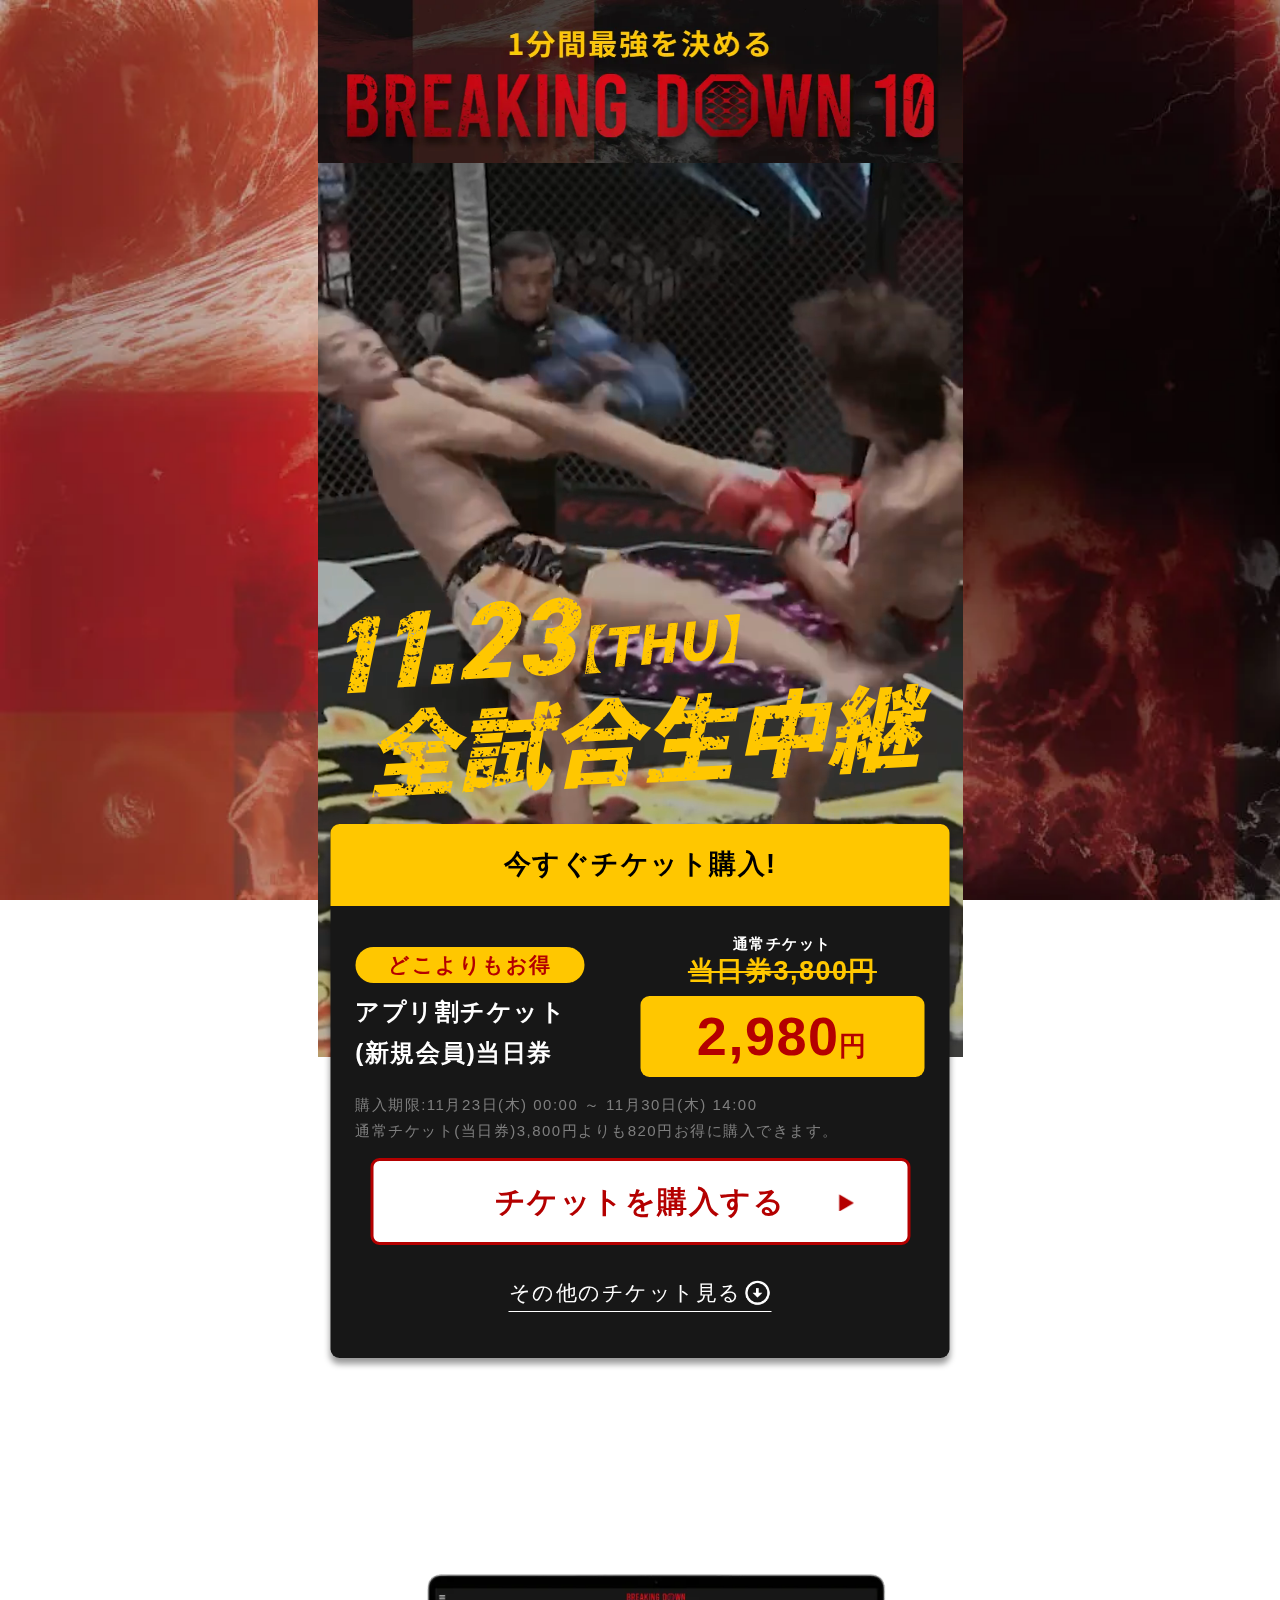
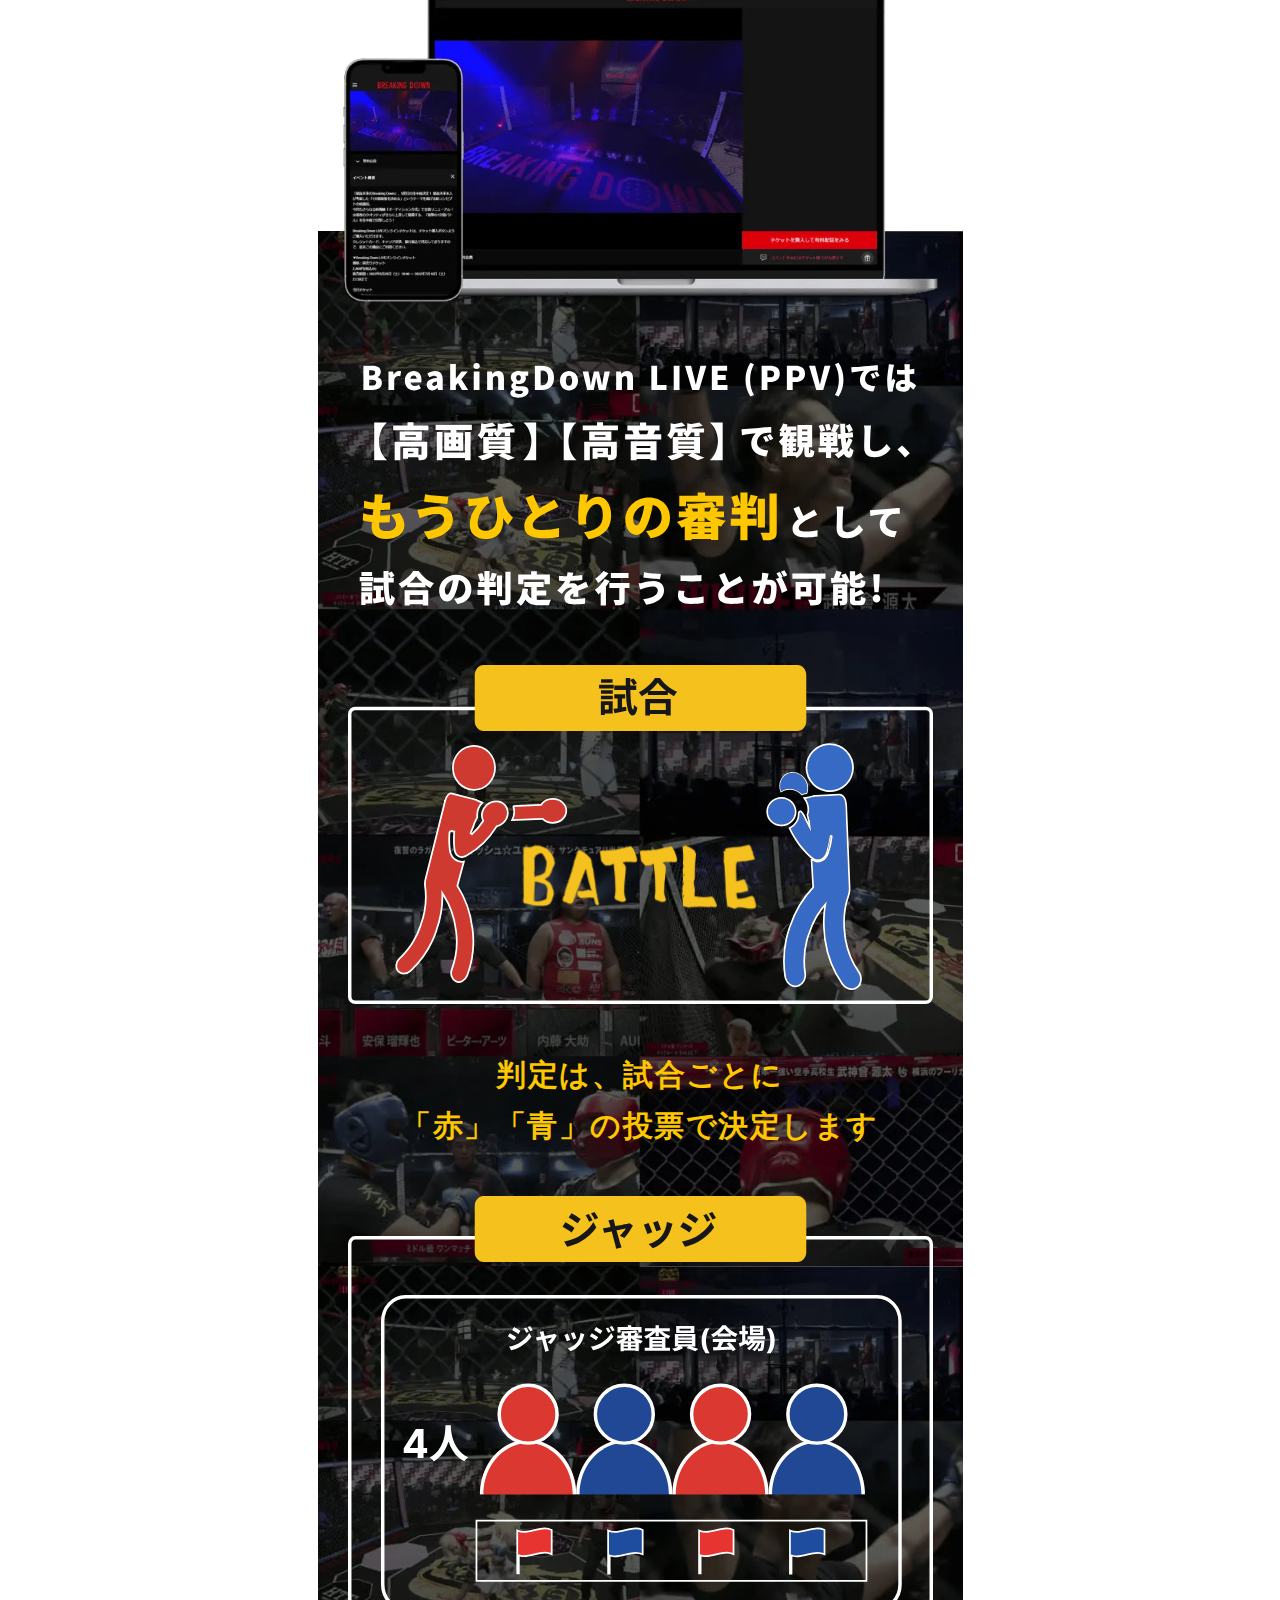
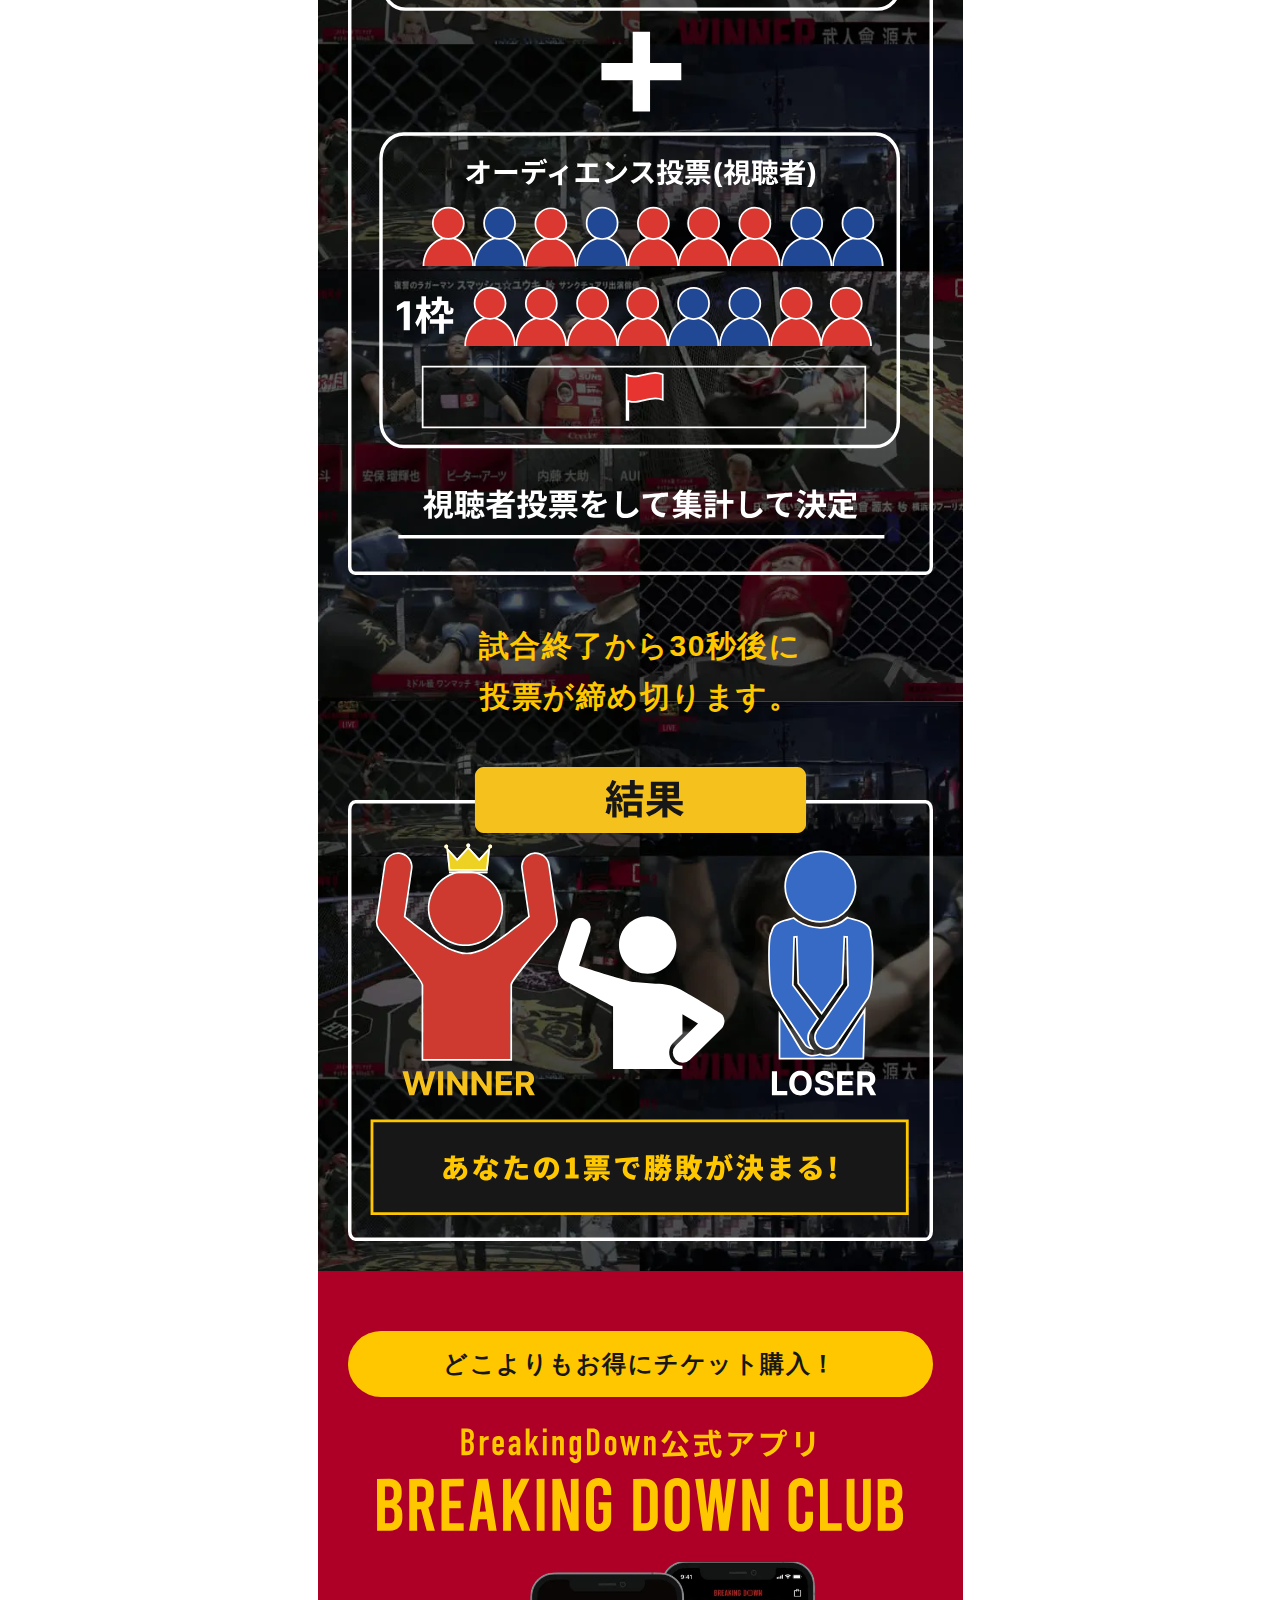
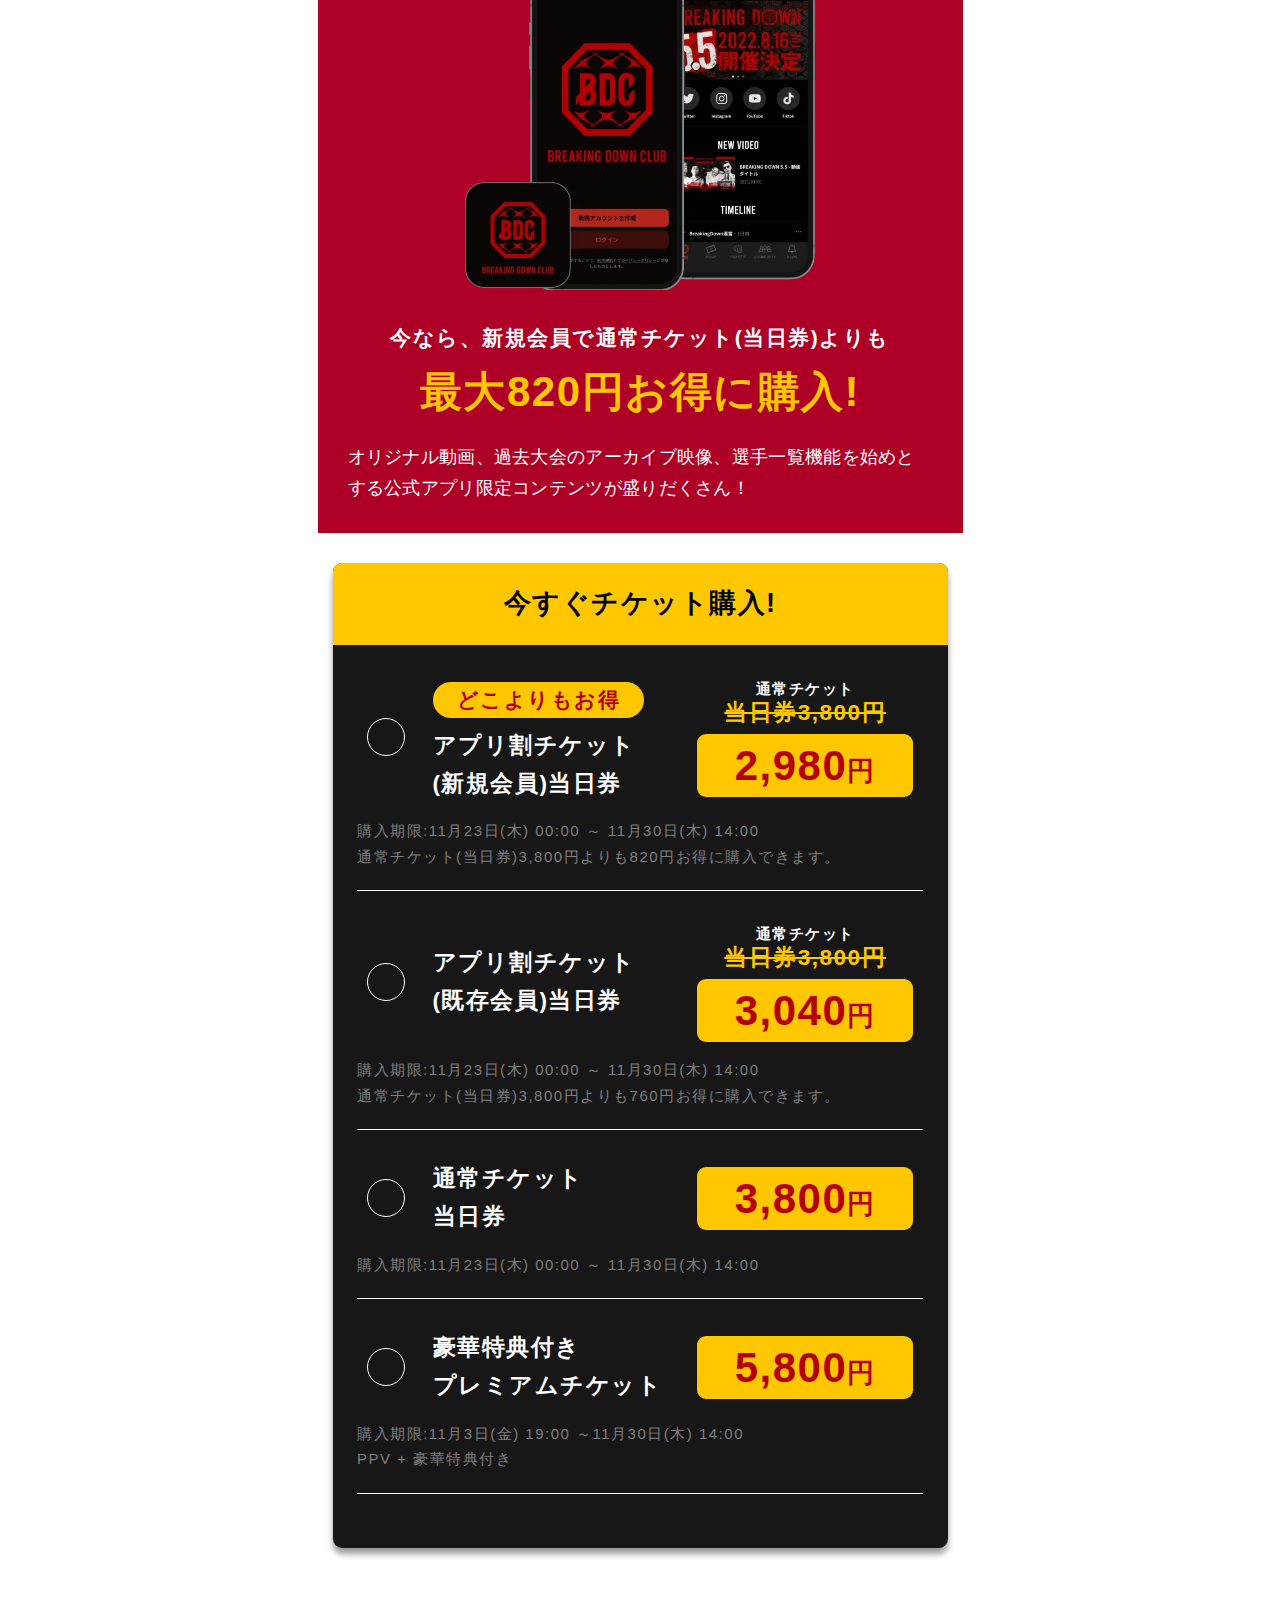
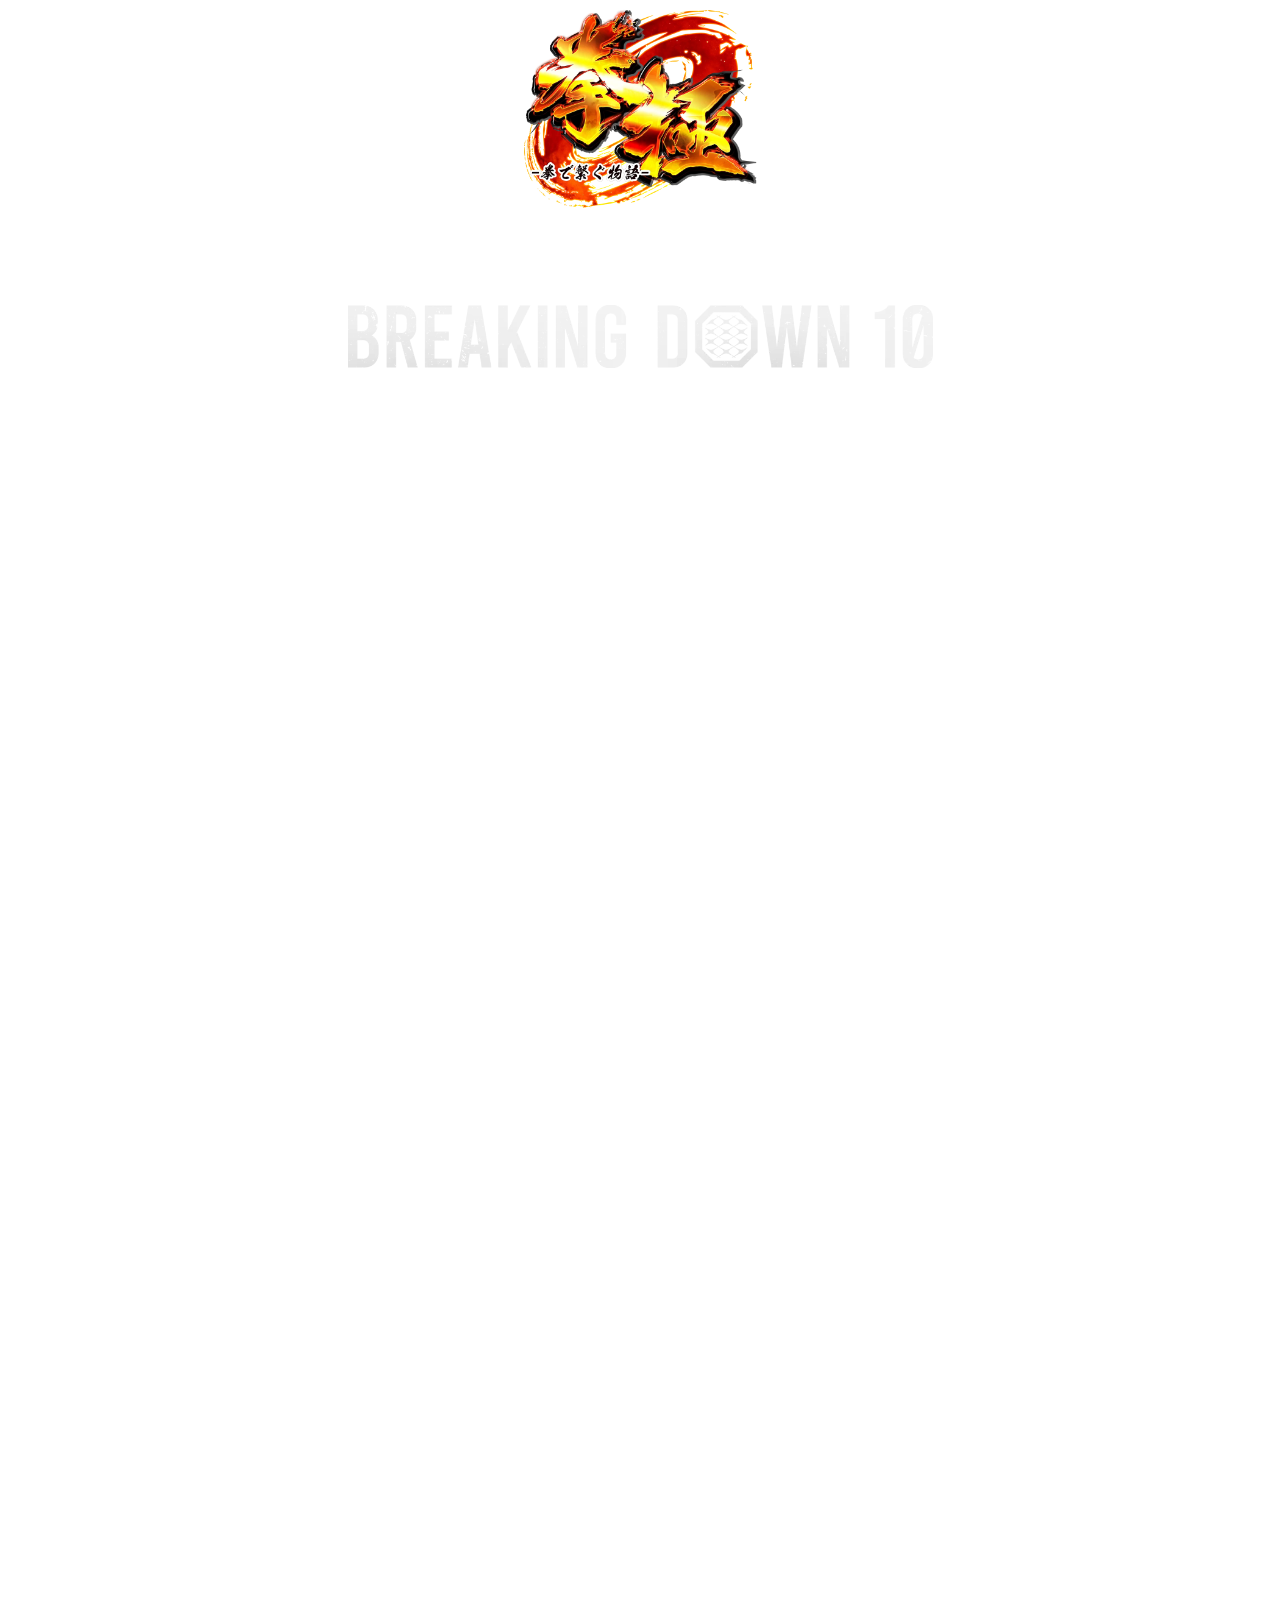
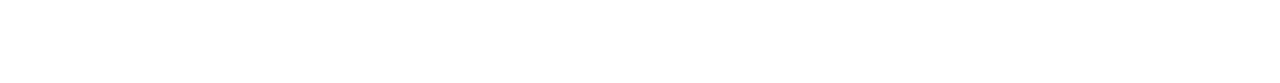
<file: breakingdown10-same-day/index.html>
<!DOCTYPE html>
<html lang="ja">
    <head>
        <!-- Google Tag Manager -->
        <script>
            (function (w, d, s, l, i) {
                w[l] = w[l] || [];
                w[l].push({ 'gtm.start': new Date().getTime(), event: 'gtm.js' });
                var f = d.getElementsByTagName(s)[0],
                    j = d.createElement(s),
                    dl = l != 'dataLayer' ? '&l=' + l : '';
                j.async = true;
                j.src = 'https://www.googletagmanager.com/gtm.js?id=' + i + dl;
                f.parentNode.insertBefore(j, f);
            })(window, document, 'script', 'dataLayer', 'GTM-5TGRJ25');
        </script>
        <!-- End Google Tag Manager -->
        <meta charset="UTF-8" />
        <meta name="viewport" content="width=device-width, initial-scale=1.0" />
        <title>BreakingDown10 / ブレイキングダウン10</title>
        <meta
            name="description"
            content="格闘技や格闘家のありきたりなイメージを｢壊し続ける｣。成り上がりを狙うアマチュア選手と｢1分1ラウンド｣の超短期決戦の掛け算。瞬き厳禁の誰も予想できない展開から､一夜にして第2の｢朝倉未来｣が生まれる可能性を秘める。"
        />
        <!-- Open Graph Protocol -->
        <meta property="og:title" content="BreakingDown10 / ブレイキングダウン10" />
        <meta property="og:site_name" content="BreakingDown10 / ブレイキングダウン10" />
        <meta
            property="og:description"
            content="格闘技や格闘家のありきたりなイメージを｢壊し続ける｣。成り上がりを狙うアマチュア選手と｢1分1ラウンド｣の超短期決戦の掛け算。瞬き厳禁の誰も予想できない展開から､一夜にして第2の｢朝倉未来｣が生まれる可能性を秘める。"
        />
        <meta property="og:type" content="website" />
        <meta property="og:image" content="./images/ogp.png" />
        <meta name="msapplication-square70x70logo" content="./images/fav/site-tile-70x70.png" />
        <meta name="msapplication-square150x150logo" content="./images/fav/site-tile-150x150.png" />
        <meta name="msapplication-wide310x150logo" content="./images/fav/site-tile-310x150.png" />
        <meta name="msapplication-square310x310logo" content="./images/fav/site-tile-310x310.png" />
        <meta name="msapplication-TileColor" content="#0078d7" />
        <link rel="shortcut icon" type="image/vnd.microsoft.icon" href="./images/fav/favicon.ico" />
        <link rel="icon" type="image/vnd.microsoft.icon" href="/favicon.ico" />
        <link rel="apple-touch-icon" sizes="57x57" href="./images/fav/apple-touch-icon-57x57.png" />
        <link rel="apple-touch-icon" sizes="60x60" href="./images/fav/apple-touch-icon-60x60.png" />
        <link rel="apple-touch-icon" sizes="72x72" href="./images/fav/apple-touch-icon-72x72.png" />
        <link rel="apple-touch-icon" sizes="76x76" href="./images/fav/apple-touch-icon-76x76.png" />
        <link rel="apple-touch-icon" sizes="114x114" href="./images/fav/apple-touch-icon-114x114.png" />
        <link rel="apple-touch-icon" sizes="120x120" href="./images/fav/apple-touch-icon-120x120.png" />
        <link rel="apple-touch-icon" sizes="144x144" href="./images/fav/apple-touch-icon-144x144.png" />
        <link rel="apple-touch-icon" sizes="152x152" href="./images/fav/apple-touch-icon-152x152.png" />
        <link rel="apple-touch-icon" sizes="180x180" href="./images/fav/apple-touch-icon-180x180.png" />
        <link rel="icon" type="image/png" sizes="36x36" href="./images/fav/android-chrome-36x36.png" />
        <link rel="icon" type="image/png" sizes="48x48" href="./images/fav/android-chrome-48x48.png" />
        <link rel="icon" type="image/png" sizes="72x72" href="./images/fav/android-chrome-72x72.png" />
        <link rel="icon" type="image/png" sizes="96x96" href="./images/fav/android-chrome-96x96.png" />
        <link rel="icon" type="image/png" sizes="128x128" href="./images/fav/android-chrome-128x128.png" />
        <link rel="icon" type="image/png" sizes="144x144" href="./images/fav/android-chrome-144x144.png" />
        <link rel="icon" type="image/png" sizes="152x152" href="./images/fav/android-chrome-152x152.png" />
        <link rel="icon" type="image/png" sizes="192x192" href="./images/fav/android-chrome-192x192.png" />
        <link rel="icon" type="image/png" sizes="256x256" href="./images/fav/android-chrome-256x256.png" />
        <link rel="icon" type="image/png" sizes="384x384" href="./images/fav/android-chrome-384x384.png" />
        <link rel="icon" type="image/png" sizes="512x512" href="./images/fav/android-chrome-512x512.png" />
        <link rel="icon" type="image/png" sizes="36x36" href="./images/fav/icon-36x36.png" />
        <link rel="icon" type="image/png" sizes="48x48" href="./images/fav/icon-48x48.png" />
        <link rel="icon" type="image/png" sizes="72x72" href="./images/fav/icon-72x72.png" />
        <link rel="icon" type="image/png" sizes="96x96" href="./images/fav/icon-96x96.png" />
        <link rel="icon" type="image/png" sizes="128x128" href="./images/fav/icon-128x128.png" />
        <link rel="icon" type="image/png" sizes="144x144" href="./images/fav/icon-144x144.png" />
        <link rel="icon" type="image/png" sizes="152x152" href="./images/fav/icon-152x152.png" />
        <link rel="icon" type="image/png" sizes="160x160" href="./images/fav/icon-160x160.png" />
        <link rel="icon" type="image/png" sizes="192x192" href="./images/fav/icon-192x192.png" />
        <link rel="icon" type="image/png" sizes="196x196" href="./images/fav/icon-196x196.png" />
        <link rel="icon" type="image/png" sizes="256x256" href="./images/fav/icon-256x256.png" />
        <link rel="icon" type="image/png" sizes="384x384" href="./images/fav/icon-384x384.png" />
        <link rel="icon" type="image/png" sizes="512x512" href="./images/fav/icon-512x512.png" />
        <link rel="icon" type="image/png" sizes="16x16" href="./images/fav/icon-16x16.png" />
        <link rel="icon" type="image/png" sizes="24x24" href="./images/fav/icon-24x24.png" />
        <link rel="icon" type="image/png" sizes="32x32" href="./images/fav/icon-32x32.png" />
        <link rel="manifest" href="./images/fav/manifest.json" />
        <link rel="stylesheet" href="./css/destyle.css" />
        <link rel="stylesheet" href="./css/style.css" />
        <script src="https://ajax.googleapis.com/ajax/libs/jquery/3.7.1/jquery.min.js"></script>
    </head>
    <body>
        <!-- Google Tag Manager (noscript) -->
        <noscript><iframe src="https://www.googletagmanager.com/ns.html?id=GTM-5TGRJ25" height="0" width="0" style="display: none; visibility: hidden"></iframe></noscript>
        <!-- End Google Tag Manager (noscript) -->
        <main>
            <div class="lp-wrapper">
                <section id="contents_fv">
                    <h1 class="head">
                        <picture>
                            <source srcset="./images/fv_header.webp" type="image/webp" />
                            <img src="./images/fv_header.jpg" alt="1分間最強を決める BREAKING DOWN10" width="1125" height="285" />
                        </picture>
                    </h1>

                    <div class="fv-bg">
                        <video autoplay loop muted playsinline poster="./images/fv-movie-poster.png" width="375px" height="520px">
                            <source src="./images/fv-movie.mp4" type="video/mp4" />
                        </video>

                        <div class="fv-ticket-box">
                            <div class="fv-cp">
                                <div class="logo">
                                    <img src="./images/fv_cp.svg" alt="11.23[THU]全試合生中継" />
                                </div>
                            </div>
                            <div class="ticket-box">
                                <h2>今すぐチケット購入!</h2>

                                <div class="ticket-offer-box">
                                    <div class="cpa_01">
                                        <div class="ticket-fee-box-box">
                                            <div class="ticket-fee-box-text">
                                                <p class="great">どこよりもお得</p>
                                                <p class="ticket-name">アプリ割チケット<br />(新規会員)当日券</p>
                                            </div>
                                            <div class="ticket-fee-box-fee">
                                                <p style="margin-bottom: -5px">通常チケット</p>
                                                <p class="former">当日券3,800円</p>
                                                <p class="price">2,980<span>円</span></p>
                                            </div>
                                        </div>
                                        <div class="ticket-fee-box-supplement">
                                            <p>
                                                購入期限:11月23日(木) 00:00 ～ 11月30日(木) 14:00<br />
                                                通常チケット(当日券)3,800円よりも820円お得に購入できます。
                                            </p>
                                        </div>
                                    </div>
                                    <div class="btn-cta">
                                        <a href="https://bdlive.jp/home?room_id=OIYWRqRoN2LCPRaWccwO" id="content1-link">チケットを購入する<img src="./images/btn-arrow.png" /></a>
                                    </div>
                                    <div class="btn-etc">
                                        <a href="#contents_offer">その他のチケット見る<img src="./images/btn-down-arrow.png" /></a>
                                    </div>
                                </div>
                            </div>
                        </div>
                    </div>
                </section>

                <section id="contents_referee">
                    <h2>
                        <img src="./images/bd-live_logo_live.svg" alt="BREAKING DOWN Live" loading="lazy" />
                    </h2>

                    <div class="referee-box">
                        <picture>
                            <source srcset="./images/audience_device.webp" type="image/webp" />
                            <img src="./images/audience_device.png" alt="audience_device" loading="lazy" />
                        </picture>

                        <div class="audience_wrapper">
                            <p class="cp-01">
                                <img
                                    src="./images/audience_cp-01.svg"
                                    alt="BreakingDown LIVE (PPV)では【高画質】【高音質】で観戦し、もうひとりの審判として試合の判定を行うことが可能！"
                                    loading="lazy"
                                />
                            </p>

                            <img src="./images/audience_img-01.svg" alt="試合" loading="lazy" />

                            <p class="cp-02">
                                判定は、試合ごとに<br />
                                「赤」「青」の投票で決定します
                            </p>

                            <img src="./images/audience_img-02.svg" alt="ジャッジ" loading="lazy" />

                            <p class="cp-02">
                                試合終了から30秒後に<br />
                                投票が締め切ります。
                            </p>

                            <img src="./images/audience_img-03.svg" alt="結果" loading="lazy" />
                        </div>
                    </div>
                </section>

                <section id="contents_app">
                    <h2>どこよりもお得にチケット購入！</h2>
                    <div class="logo">
                        <img src="./images/app-logo.svg" alt="BreakingDown公式アプリ" loading="lazy" />
                    </div>
                    <div class="device">
                        <picture>
                            <source srcset="./images/app_img-01.webp" type="image/webp" />
                            <img src="./images/app_img-01.png" alt="BREAKING DOWN CLUB" loading="lazy" />
                        </picture>
                    </div>

                    <p class="cp-01">今なら、新規会員で通常チケット(当日券)よりも<br /><span>最大820円お得に購入!</span></p>

                    <p class="cp-02">オリジナル動画、過去大会のアーカイブ映像、選手一覧機能を始めとする公式アプリ限定コンテンツが盛りだくさん！</p>
                </section>

                <section id="contents_offer">
                    <div class="ticket-box">
                        <h2>今すぐチケット購入!</h2>

                        <div class="ticket-offer-box">
                            <div class="btn-ticket-list">
                                <div class="cpa_01">
                                    <input type="radio" id="toggle-content1" name="content-toggle" />
                                    <label for="toggle-content1"></label>

                                    <div class="ticket-fee-box-box">
                                        <div class="ticket-fee-box-text">
                                            <p class="great">どこよりもお得</p>
                                            <p class="ticket-name">アプリ割チケット<br />(新規会員)当日券</p>
                                        </div>
                                        <div class="ticket-fee-box-fee">
                                            <p style="margin-bottom: -5px">通常チケット</p>
                                            <p class="former">当日券3,800円</p>
                                            <p class="price">2,980<span>円</span></p>
                                        </div>
                                    </div>
                                </div>
                                <div class="ticket-fee-box-supplement">
                                    <p>
                                        購入期限:11月23日(木) 00:00 ～ 11月30日(木) 14:00<br />
                                        通常チケット(当日券)3,800円よりも820円お得に購入できます。
                                    </p>
                                </div>
                            </div>

                            <div class="btn-ticket-list">
                                <div class="cpa_02">
                                    <input type="radio" id="toggle-content2" name="content-toggle" />
                                    <label for="toggle-content2"></label>

                                    <div class="ticket-fee-box-box">
                                        <div class="ticket-fee-box-text">
                                            <p class="ticket-name">
                                                アプリ割チケット<br />
                                                (既存会員)当日券
                                            </p>
                                        </div>
                                        <div class="ticket-fee-box-fee">
                                            <p style="margin-bottom: -5px">通常チケット</p>
                                            <p class="former">当日券3,800円</p>
                                            <p class="price">3,040<span>円</span></p>
                                        </div>
                                    </div>
                                </div>
                                <div class="ticket-fee-box-supplement">
                                    <p>
                                        購入期限:11月23日(木) 00:00 ～ 11月30日(木) 14:00<br />
                                        通常チケット(当日券)3,800円よりも760円お得に購入できます。
                                    </p>
                                </div>
                            </div>

                            <div class="btn-ticket-list">
                                <div class="cpa_03">
                                    <input type="radio" id="toggle-content3" name="content-toggle" />
                                    <label for="toggle-content3"></label>

                                    <div class="ticket-fee-box-box">
                                        <div class="ticket-fee-box-text">
                                            <p class="ticket-name">
                                                通常チケット<br />
                                                当日券
                                            </p>
                                        </div>
                                        <div class="ticket-fee-box-fee">
                                            <p class="price">3,800<span>円</span></p>
                                        </div>
                                    </div>
                                </div>
                                <div class="ticket-fee-box-supplement">
                                    <p>購入期限:11月23日(木) 00:00 ～ 11月30日(木) 14:00</p>
                                </div>
                            </div>

                            <div class="btn-ticket-list">
                                <div class="cpa_04">
                                    <input type="radio" id="toggle-content4" name="content-toggle" />
                                    <label for="toggle-content4"></label>

                                    <div class="ticket-fee-box-box">
                                        <div class="ticket-fee-box-text">
                                            <p class="ticket-name">
                                                豪華特典付き<br />
                                                プレミアムチケット
                                            </p>
                                        </div>
                                        <div class="ticket-fee-box-fee">
                                            <p class="price">5,800<span>円</span></p>
                                        </div>
                                    </div>
                                </div>
                                <div class="ticket-fee-box-supplement">
                                    <p>
                                        購入期限:11月3日(金) 19:00 ～11月30日(木) 14:00 <br />
                                        PPV + 豪華特典付き
                                    </p>
                                </div>
                            </div>
                        </div>
                    </div>

                    <!-- ------- ------- ------- ------- ------- -------

                    チケット-1 
                
                ------- ------- ------- ------- ------- ------- -->

                    <div id="content1" class="contents_offer-box offer-01" style="display: none">
                        <h2>チケット詳細</h2>
                        <div class="ticket-box">
                            <div class="ticket-fee-box-box">
                                <div class="ticket-fee-box-text">
                                    <p class="great">どこよりもお得</p>
                                    <p class="ticket-name">アプリ割チケット<br />(新規会員)当日券</p>
                                </div>
                                <div class="ticket-fee-box-fee">
                                    <p style="margin-bottom: -5px">通常チケット</p>
                                    <p class="former">当日券3,800円</p>
                                    <p class="price">2,980<span>円</span></p>
                                </div>
                            </div>
                            <div class="ticket-fee-box-supplement">
                                <p>
                                    購入期限:11月23日(木) 00:00 ～ 11月30日(木) 14:00<br />
                                    通常チケット(当日券)3,800円よりも820円お得に購入できます。
                                </p>
                            </div>
                            <div class="btn-cta">
                                <a href="https://bdlive.jp/home?room_id=OIYWRqRoN2LCPRaWccwO">チケットを購入する<img src="./images/btn-arrow.png" /></a>
                            </div>
                            <div class="btn-etc">
                                <a href="#contents_offer">その他のチケット見る<img src="./images/btn-down-arrow.png" /></a>
                            </div>

                            <div class="ticket-details-box">
                                <div class="point">
                                    <p>今大会最安値のPPVチケット</p>
                                    <p>VIP会員を10日間お試し</p>
                                    <p>過去大会の未公開映像が見放題</p>
                                </div>
                                <ul class="annotation-text">
                                    <li><p>※お試し期間が終了後は、VIPプランの年額9,500円がかかります。</p></li>
                                    <li><p>※お試し中にキャンセルされた場合は請求されません。</p></li>
                                </ul>

                                <div class="accordion">
                                    <button class="accordion-button">
                                        チケット詳細
                                        <span class="icon">&#9660;</span>
                                    </button>
                                    <div class="accordion-content">
                                        <div class="accordion-content-list">
                                            <p>全試合の視聴が可能</p>
                                            <p>チャット機能</p>
                                            <p>巻き戻し‧アーカイブ再⽣</p>
                                            <p>テレビの大画面で視聴可能</p>
                                            <p>快適に楽しめる安定配信</p>
                                            <p>なめらかな高画質</p>
                                        </div>
                                    </div>
                                </div>

                                <div class="accordion">
                                    <button class="accordion-button">
                                        さらにアプリ割チケット(新規)限定
                                        <span class="icon">&#9660;</span>
                                    </button>
                                    <div class="accordion-content">
                                        <div class="point normal-point">
                                            <p>
                                                前売り25%OFF / 当日22%OFFで<br />
                                                どこよりもお得に楽しめる！
                                            </p>
                                            <p>アプリVIP会員10日間お試し券</p>
                                            <p>
                                                「あなたのJUDGEが結果を決める！」<br />
                                                投票機能搭載
                                            </p>
                                            <p>
                                                「応援の気持ちを伝える」<br />
                                                ギフト機能搭載
                                            </p>
                                            <p>
                                                購入者特典で<br />
                                                サイン入りグッズ(抽選)をプレゼント
                                            </p>
                                            <p>BreakingDown10 限定NFTをプレゼント</p>
                                        </div>
                                    </div>
                                </div>

                                <div class="accordion">
                                    <button class="accordion-button">
                                        アプリVIP会員だけの豪華コンテンツ
                                        <span class="icon">&#9660;</span>
                                    </button>
                                    <div class="accordion-content">
                                        <div class="point normal-point">
                                            <p>見放題！全ての過去大会のアーカイブ映像</p>
                                            <p>オーディション未公開映像など限定コンテンツ</p>
                                            <p>
                                                参加型企画！<br />
                                                あなたの投票が出場選手を決めるかも...!?
                                            </p>
                                        </div>
                                    </div>
                                </div>
                            </div>

                            <div class="ticket-fee-box-box">
                                <div class="ticket-fee-box-text">
                                    <p class="great">どこよりもお得</p>
                                    <p class="ticket-name">アプリ割チケット<br />(新規会員)当日券</p>
                                </div>
                                <div class="ticket-fee-box-fee">
                                    <p style="margin-bottom: -5px">通常チケット</p>
                                    <p class="former">当日券3,800円</p>
                                    <p class="price">2,980<span>円</span></p>
                                </div>
                            </div>
                            <div class="ticket-fee-box-supplement">
                                <p>
                                    購入期限:11月23日(木) 00:00 ～ 11月30日(木) 14:00<br />
                                    通常チケット(当日券)3,800円よりも820円お得に購入できます。
                                </p>
                            </div>
                            <div class="btn-cta">
                                <a href="https://bdlive.jp/home?room_id=OIYWRqRoN2LCPRaWccwO">チケットを購入する<img src="./images/btn-arrow.png" /></a>
                            </div>
                            <div class="btn-etc">
                                <a href="#contents_offer">その他のチケット見る<img src="./images/btn-down-arrow.png" /></a>
                            </div>
                        </div>
                    </div>

                    <!-- ------- ------- ------- ------- ------- -------

                    チケット-2
                
                ------- ------- ------- ------- ------- ------- -->

                    <div id="content2" class="contents_offer-box offer-02" style="display: none">
                        <h2>チケット詳細</h2>
                        <div class="ticket-box">
                            <div class="ticket-fee-box-box">
                                <div class="ticket-fee-box-text">
                                    <p class="ticket-name">
                                        アプリ割チケット<br />
                                        (既存会員)当日券
                                    </p>
                                </div>
                                <div class="ticket-fee-box-fee">
                                    <p style="margin-bottom: -5px">通常チケット</p>
                                    <p class="former">当日券3,800円</p>
                                    <p class="price">3,040<span>円</span></p>
                                </div>
                            </div>
                            <div class="ticket-fee-box-supplement">
                                <p>
                                    購入期限:11月23日(木) 00:00 ～ 11月30日(木) 14:00<br />
                                    通常チケット(当日券)3,800円よりも760円お得に購入できます。
                                </p>
                            </div>
                            <div class="btn-cta">
                                <a href="https://bdlive.jp/home?room_id=OIYWRqRoN2LCPRaWccwO">チケットを購入する<img src="./images/btn-arrow.png" /></a>
                            </div>
                            <div class="btn-etc">
                                <a href="#contents_offer">その他のチケット見る<img src="./images/btn-down-arrow.png" /></a>
                            </div>

                            <div class="ticket-details-box">
                                <div class="point">
                                    <p>
                                        BreakingDown公式アプリ<br />
                                        有料会員限定で20％OFF
                                    </p>
                                    <p>見放題！全ての過去大会のアーカイブ映像</p>
                                    <p>アプリでしか見れない未公開映像</p>
                                </div>

                                <div class="accordion">
                                    <button class="accordion-button">
                                        チケット詳細
                                        <span class="icon">&#9660;</span>
                                    </button>
                                    <div class="accordion-content">
                                        <div class="accordion-content-list">
                                            <p>全試合の視聴が可能</p>
                                            <p>チャット機能</p>
                                            <p>巻き戻し‧アーカイブ再⽣</p>
                                            <p>テレビの大画面で視聴可能</p>
                                            <p>快適に楽しめる安定配信</p>
                                            <p>なめらかな高画質</p>
                                        </div>
                                    </div>
                                </div>

                                <div class="accordion">
                                    <button class="accordion-button">
                                        さらにアプリ割チケット(新規)限定
                                        <span class="icon">&#9660;</span>
                                    </button>
                                    <div class="accordion-content">
                                        <div class="point normal-point">
                                            <p>
                                                前売り25%OFF / 当日22%OFFで<br />
                                                どこよりもお得に楽しめる！
                                            </p>
                                            <p>アプリVIP会員10日間お試し券</p>
                                            <p>
                                                「あなたのJUDGEが結果を決める！<br />
                                                投票機能搭載
                                            </p>
                                            <p>
                                                「応援の気持ちを伝える」<br />
                                                ギフト機能搭載
                                            </p>
                                            <p>
                                                購入者特典で<br />
                                                サイン入りグッズ(抽選)をプレゼント
                                            </p>
                                            <p>BreakingDown10 限定NFTをプレゼント</p>
                                        </div>
                                    </div>
                                </div>

                                <div class="accordion">
                                    <button class="accordion-button">
                                        アプリVIP会員だけの豪華コンテンツ
                                        <span class="icon">&#9660;</span>
                                    </button>
                                    <div class="accordion-content">
                                        <div class="point normal-point">
                                            <p>見放題！全ての過去大会のアーカイブ映像</p>
                                            <p>オーディション未公開映像など限定コンテンツ</p>
                                            <p>
                                                参加型企画！<br />
                                                あなたの投票が出場選手を決めるかも...!?
                                            </p>
                                        </div>
                                    </div>
                                </div>
                            </div>

                            <div class="ticket-fee-box-box">
                                <div class="ticket-fee-box-text">
                                    <p class="ticket-name">
                                        アプリ割チケット<br />
                                        (既存会員)当日券
                                    </p>
                                </div>
                                <div class="ticket-fee-box-fee">
                                    <p style="margin-bottom: -5px">通常チケット</p>
                                    <p class="former">当日券3,800円</p>
                                    <p class="price">3,040<span>円</span></p>
                                </div>
                            </div>
                            <div class="ticket-fee-box-supplement">
                                <p>
                                    購入期限:11月23日(木) 00:00 ～ 11月30日(木) 14:00<br />
                                    通常チケット(当日券)3,800円よりも760円お得に購入できます。
                                </p>
                            </div>
                            <div class="btn-cta">
                                <a href="https://bdlive.jp/home?room_id=OIYWRqRoN2LCPRaWccwO">チケットを購入する<img src="./images/btn-arrow.png" /></a>
                            </div>
                            <div class="btn-etc">
                                <a href="#contents_offer">その他のチケット見る<img src="./images/btn-down-arrow.png" /></a>
                            </div>
                        </div>
                    </div>

                    <!-- ------- ------- ------- ------- ------- -------

                    チケット-3
                
                ------- ------- ------- ------- ------- ------- -->

                    <div id="content3" class="contents_offer-box offer-03" style="display: none">
                        <h2>チケット詳細</h2>
                        <div class="ticket-box">
                            <div class="ticket-fee-box-box">
                                <div class="ticket-fee-box-text">
                                    <p class="ticket-name">オンラインPPV<br />通常チケット当日券</p>
                                </div>
                                <div class="ticket-fee-box-fee">
                                    <p class="price">3,800<span>円</span></p>
                                </div>
                            </div>
                            <div class="ticket-fee-box-supplement">
                                <p>購入期限:11月23日(木) 00:00 ～ 11月30日(木) 14:00</p>
                            </div>
                            <div class="btn-cta">
                                <a href="https://bdlive.jp/home?room_id=OIYWRqRoN2LCPRaWccwO">チケットを購入する<img src="./images/btn-arrow.png" /></a>
                            </div>
                            <div class="btn-etc">
                                <a href="#contents_offer">その他のチケット見る<img src="./images/btn-down-arrow.png" /></a>
                            </div>

                            <div class="ticket-details-box">
                                <div class="point">
                                    <p>
                                        あなたのJUDGEが結果を決める！<br />
                                        投票機能搭載
                                    </p>
                                    <p>「応援の気持ちを伝える」ギフト機能搭載</p>
                                    <p>「好きな選⼿を応援できる」応援コード搭載</p>
                                </div>

                                <div class="accordion">
                                    <button class="accordion-button">
                                        チケット詳細
                                        <span class="icon">&#9660;</span>
                                    </button>
                                    <div class="accordion-content">
                                        <div class="accordion-content-list">
                                            <p>全試合の視聴が可能</p>
                                            <p>チャット機能</p>
                                            <p>巻き戻し‧アーカイブ再⽣</p>
                                            <p>テレビの大画面で視聴可能</p>
                                            <p>快適に楽しめる安定配信</p>
                                            <p>なめらかな高画質</p>
                                        </div>
                                    </div>
                                </div>
                            </div>

                            <div class="ticket-fee-box-box">
                                <div class="ticket-fee-box-text">
                                    <p class="ticket-name">オンラインPPV<br />通常チケット当日券</p>
                                </div>
                                <div class="ticket-fee-box-fee">
                                    <p class="price">3,800<span>円</span></p>
                                </div>
                            </div>
                            <div class="ticket-fee-box-supplement">
                                <p>購入期限:11月23日(木) 00:00 ～ 11月30日(木) 14:00</p>
                            </div>
                            <div class="btn-cta">
                                <a href="https://bdlive.jp/home?room_id=OIYWRqRoN2LCPRaWccwO">チケットを購入する<img src="./images/btn-arrow.png" /></a>
                            </div>
                            <div class="btn-etc">
                                <a href="#contents_offer">その他のチケット見る<img src="./images/btn-down-arrow.png" /></a>
                            </div>
                        </div>
                    </div>

                    <!-- ------- ------- ------- ------- ------- -------

                    チケット-4
                
                ------- ------- ------- ------- ------- ------- -->

                    <div id="content4" class="contents_offer-box offer-04" style="display: none">
                        <h2>チケット詳細</h2>
                        <div class="ticket-box">
                            <div class="ticket-fee-box-box">
                                <div class="ticket-fee-box-text">
                                    <p class="ticket-name">豪華特典付き<br />プレミアムチケット</p>
                                </div>
                                <div class="ticket-fee-box-fee">
                                    <p class="price">5,800<span>円</span></p>
                                </div>
                            </div>
                            <div class="ticket-fee-box-supplement">
                                <p>
                                    購入期限:11月3日(金) 19:00 ～11月30日(木) 14:00<br />
                                    PPV + 豪華特典付き
                                </p>
                            </div>
                            <div class="btn-cta">
                                <a href="https://bdlive.jp/home?room_id=OIYWRqRoN2LCPRaWccwO">チケットを購入する<img src="./images/btn-arrow.png" /></a>
                            </div>
                            <div class="btn-etc">
                                <a href="#contents_offer">その他のチケット見る<img src="./images/btn-down-arrow.png" /></a>
                            </div>

                            <div class="ticket-details-box">
                                <div class="point">
                                    <p>見放題！全ての過去大会のアーカイブ映像</p>
                                    <p>アプリでしか見れない未公開映像</p>
                                </div>

                                <h3>通常チケット内容に加え豪華特典</h3>

                                <div class="benefits-box">
                                    <p class="benefits-box-title">
                                        【完全受注生産】BreakingDown10<br />
                                        オリジナルDVD
                                    </p>
                                    <p class="benefits-box-text">BD10の本編映像と舞台裏などの<br />特典映像が詰まった豪華DVD！</p>
                                </div>

                                <picture class="logo">
                                    <source srcset="./images/offer-dvd.webp" type="image/webp" />
                                    <img class="benefits-img" src="./images/offer-dvd.png" />
                                </picture>

                                <ul class="annotation-text">
                                    <li><p>※限定DVDの発送は2024年2月以降を予定しております。</p></li>
                                    <li><p>※購入後、住所などの必要事項をご記入ください。</p></li>
                                    <li><p>※入力情報に不備があった場合は発送できかねますのでご注意ください。</p></li>
                                </ul>

                                <div class="accordion">
                                    <button class="accordion-button">
                                        チケット詳細
                                        <span class="icon">&#9660;</span>
                                    </button>
                                    <div class="accordion-content">
                                        <div class="accordion-content-list">
                                            <p>全試合の視聴が可能</p>
                                            <p>チャット機能</p>
                                            <p>巻き戻し‧アーカイブ再⽣</p>
                                            <p>テレビの大画面で視聴可能</p>
                                            <p>快適に楽しめる安定配信</p>
                                            <p>なめらかな高画質</p>
                                        </div>
                                    </div>
                                </div>
                            </div>

                            <div class="ticket-fee-box-box">
                                <div class="ticket-fee-box-text">
                                    <p class="ticket-name">豪華特典付き<br />プレミアムチケット</p>
                                </div>
                                <div class="ticket-fee-box-fee">
                                    <p class="price">5,800<span>円</span></p>
                                </div>
                            </div>
                            <div class="ticket-fee-box-supplement">
                                <p>
                                    購入期限:11月3日(金) 19:00 ～11月30日(木) 14:00<br />
                                    PPV + 豪華特典付き
                                </p>
                            </div>
                            <div class="btn-cta">
                                <a href="https://bdlive.jp/home?room_id=OIYWRqRoN2LCPRaWccwO">チケットを購入する<img src="./images/btn-arrow.png" /></a>
                            </div>
                            <div class="btn-etc">
                                <a href="#contents_offer">その他のチケット見る<img src="./images/btn-down-arrow.png" /></a>
                            </div>
                        </div>
                    </div>
                </section>

                <section id="contents_overview">
                    <div class="title">
                        <picture class="logo">
                            <source srcset="./images/partner_10-01.webp" type="image/webp" />
                            <img src="./images/partner_10-01.png" alt="拳極" />
                        </picture>
                        <p>presents</p>
                        <picture>
                            <source srcset="./images/bd_logo_v10.webp" type="image/webp" />
                            <img src="./images/bd_logo_v10.png" alt="BreakingDown10" />
                        </picture>
                        <p class="day">2023.11.23 THU/HOL</p>
                        <p>(予定)<br />※終了予定時刻 21:00※試合内容、イベント進行によって終了予定時間が前後することがありますのでご了承ください。</p>
                    </div>

                    <div class="text">
                        <h3>アーカイブ</h3>

                        <p>アーカイブ配信準備完了後 ～ 2023年11月30日(木) 23:59</p>
                        <p class="annotation">※アーカイブとは、リアルタイムで見れないお客様も期間内であればいつでもご視聴いただける機能となります。※アーカイブ視聴にはPPVのご購入が必要となります。</p>

                        <h3>
                            視聴可能デバイス<br />
                            (BreakingDown LIVE)
                        </h3>

                        <p>
                            スマートフォン / タブレット <br />
                            （Google Chrome / Safari）<br />
                            パソコン<br />
                            （Google Chrome / Firefox / Microsoft Edge / Safari）<br />
                            テレビ <br />
                            （Android TV / Amazon FireTV / Apple TV / FireTV Stick / Chromecast / Chromecast with Google TV）
                        </p>

                        <p class="annotation">＊スマートフォンやパソコンをテレビと接続するには、 必ず別途有線ケーブルが必要となりますのでご了承ください。</p>
                    </div>
                </section>
            </div>
        </main>

        <script src="./js/common.js"></script>
    </body>
</html>
</file>
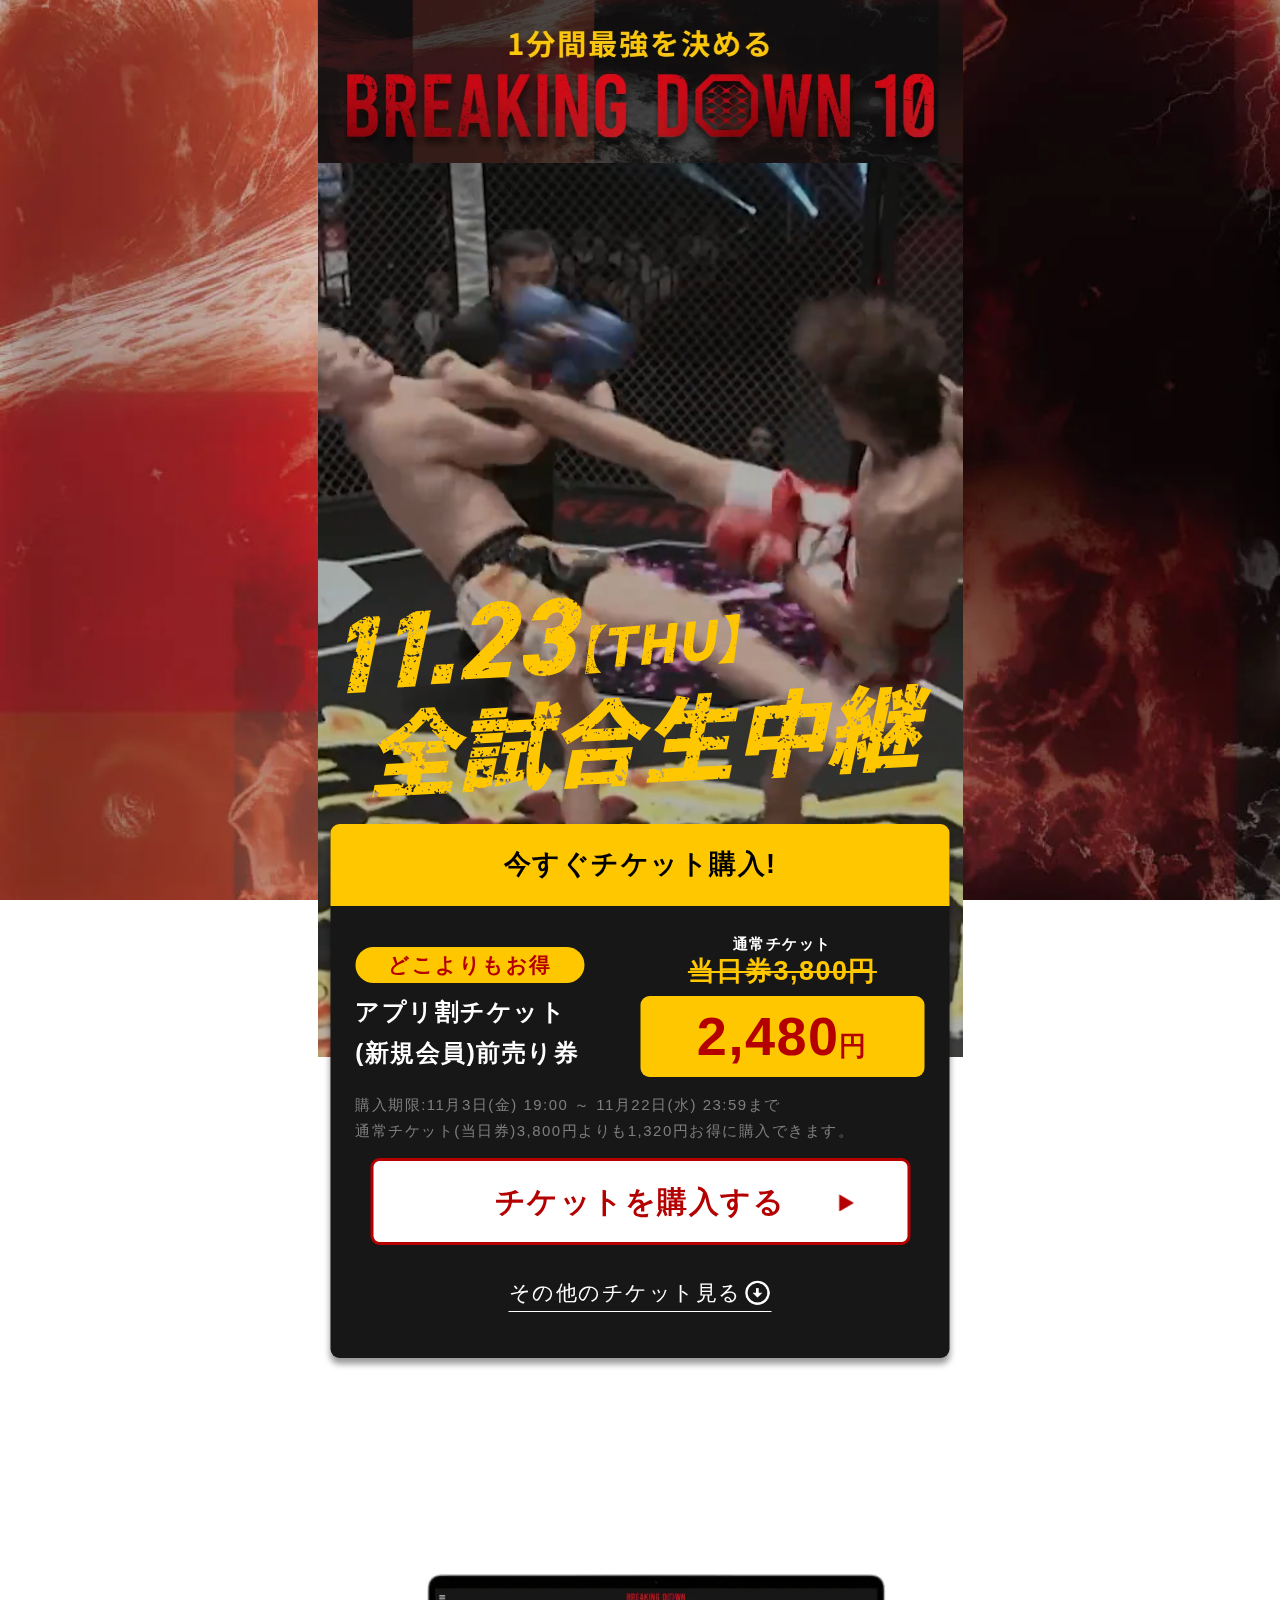
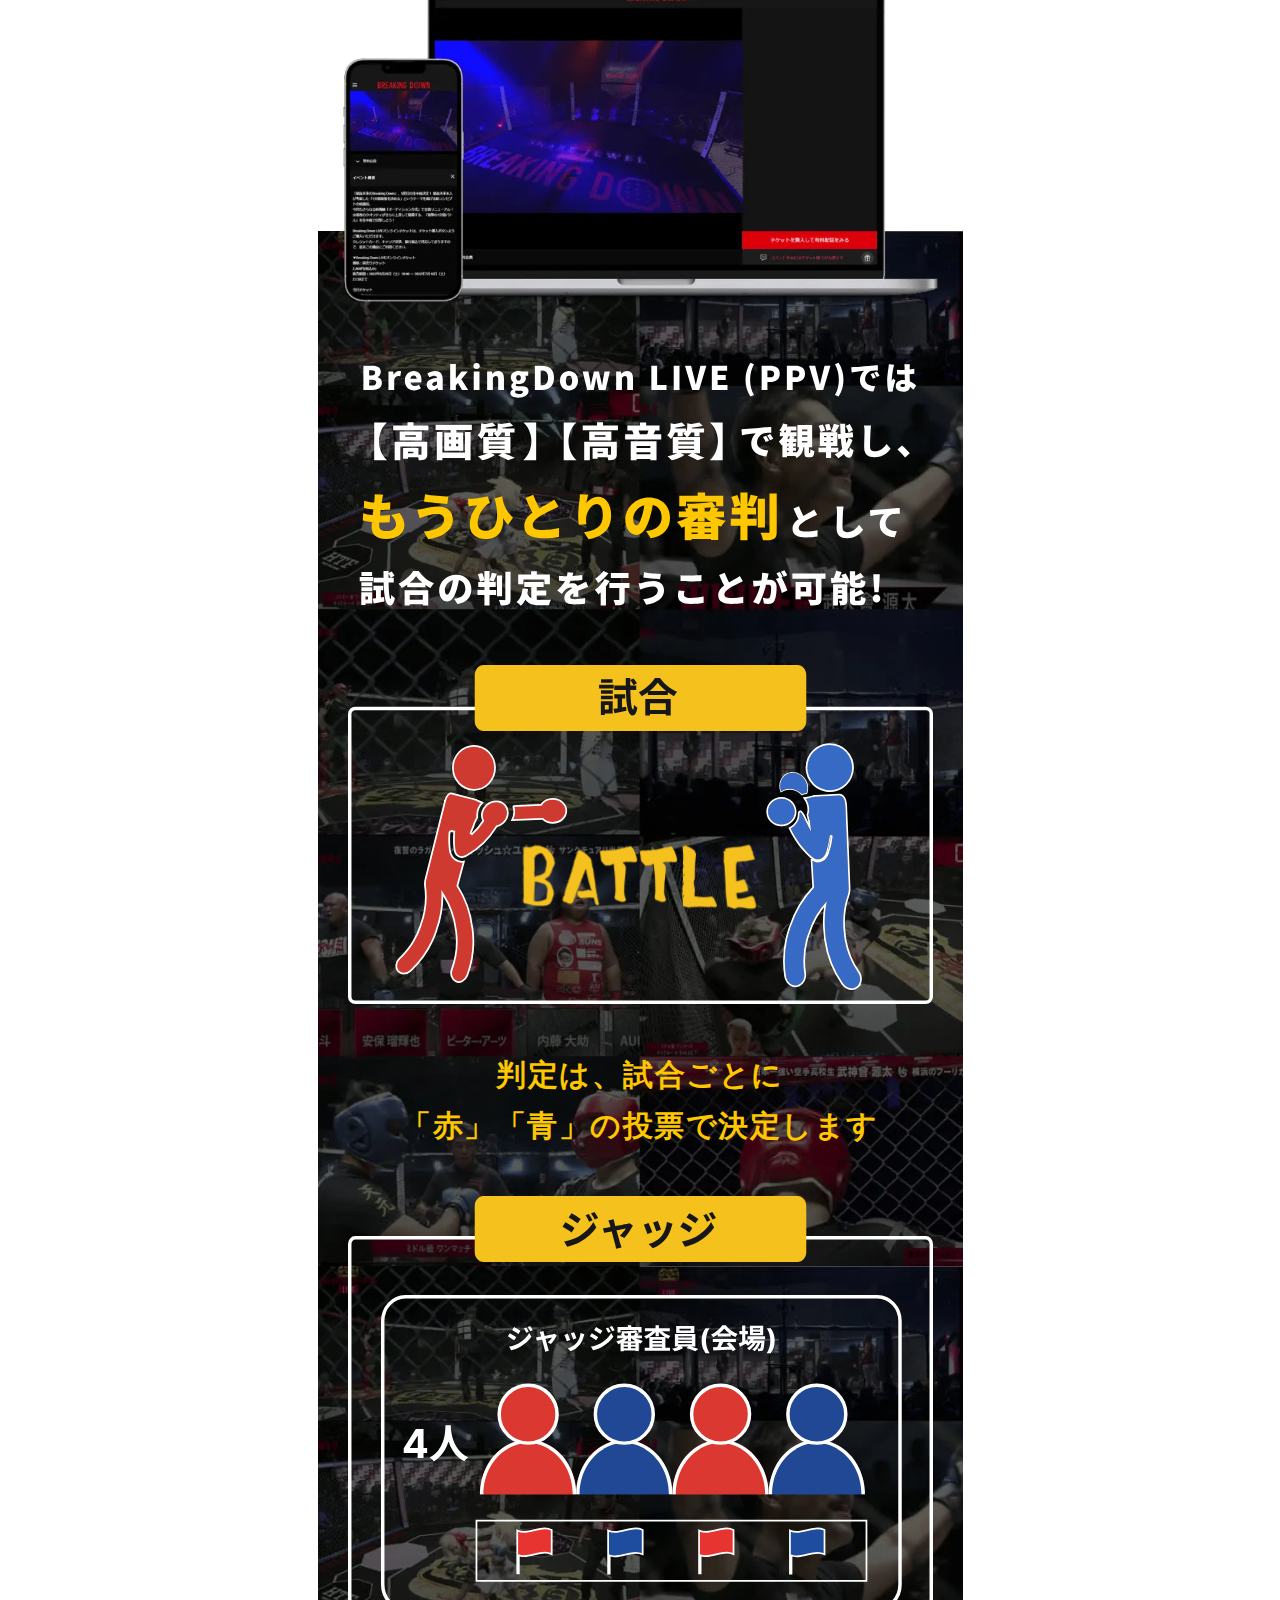
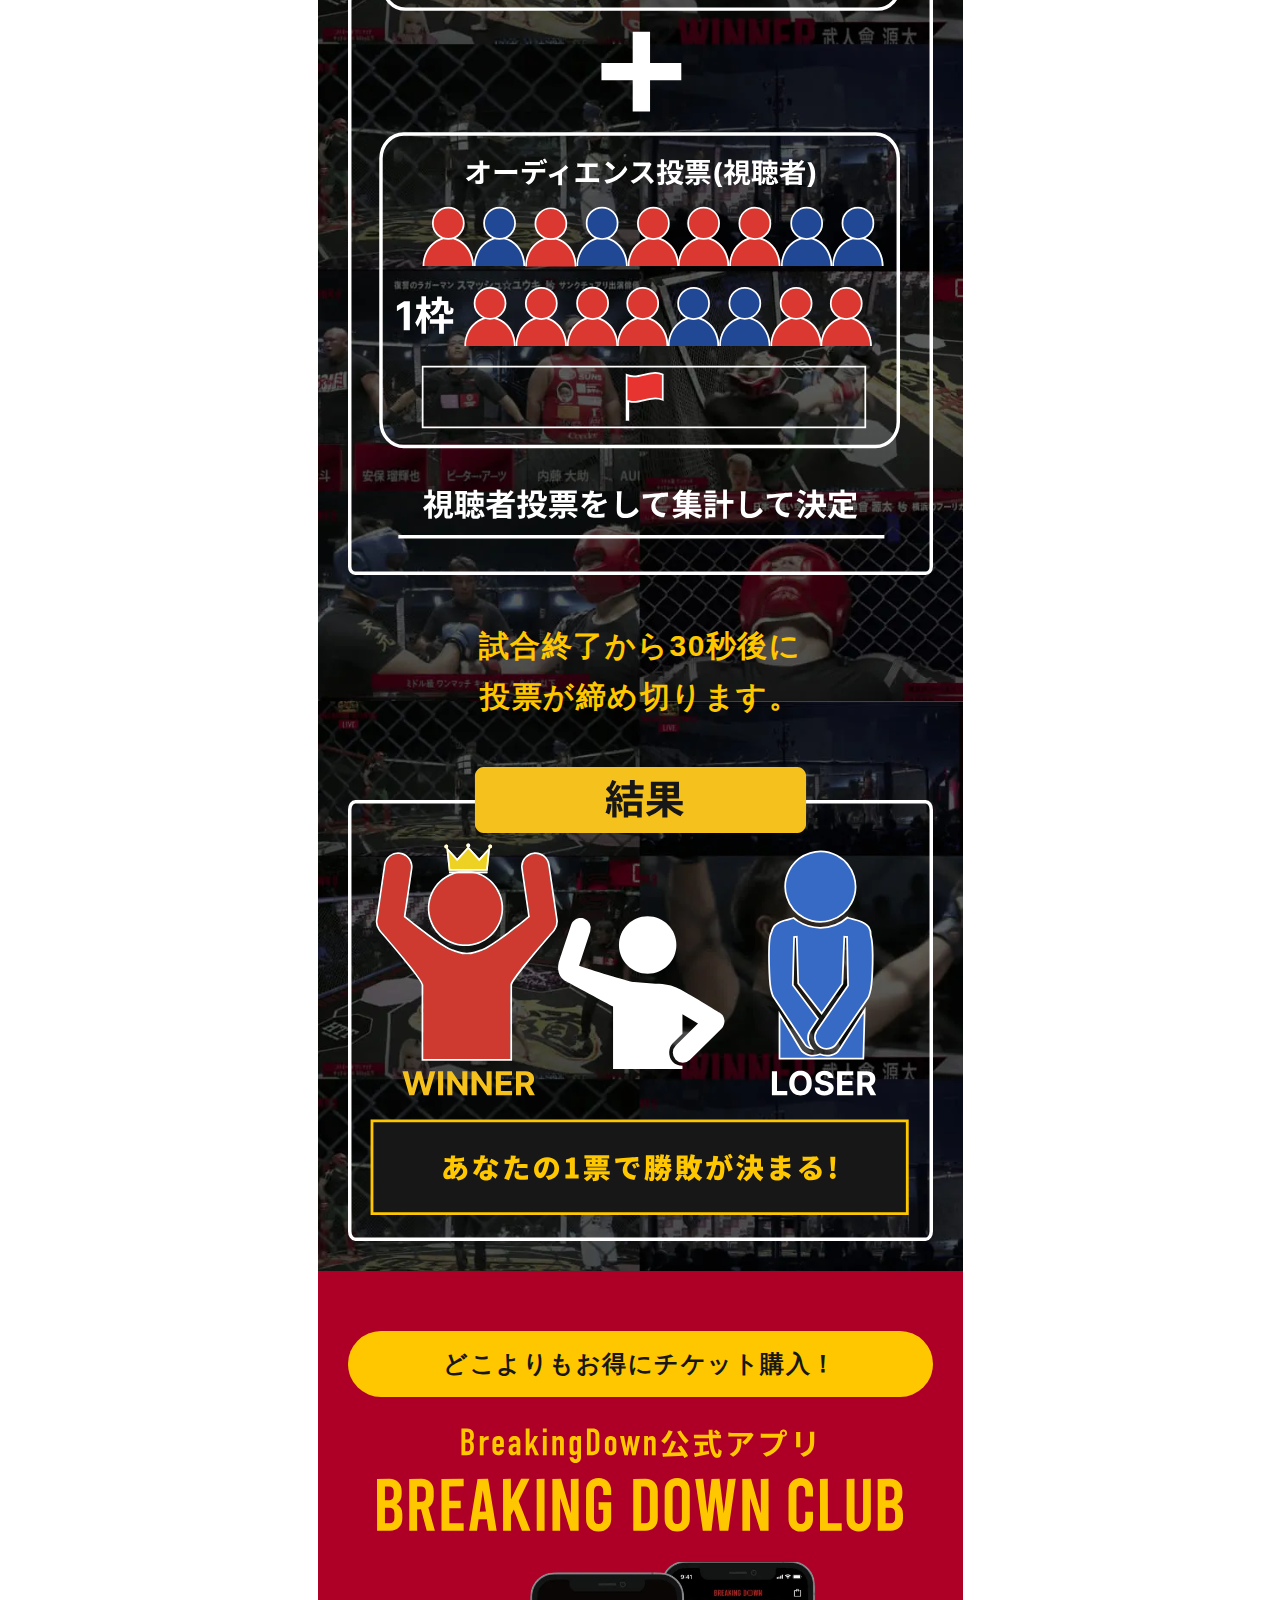
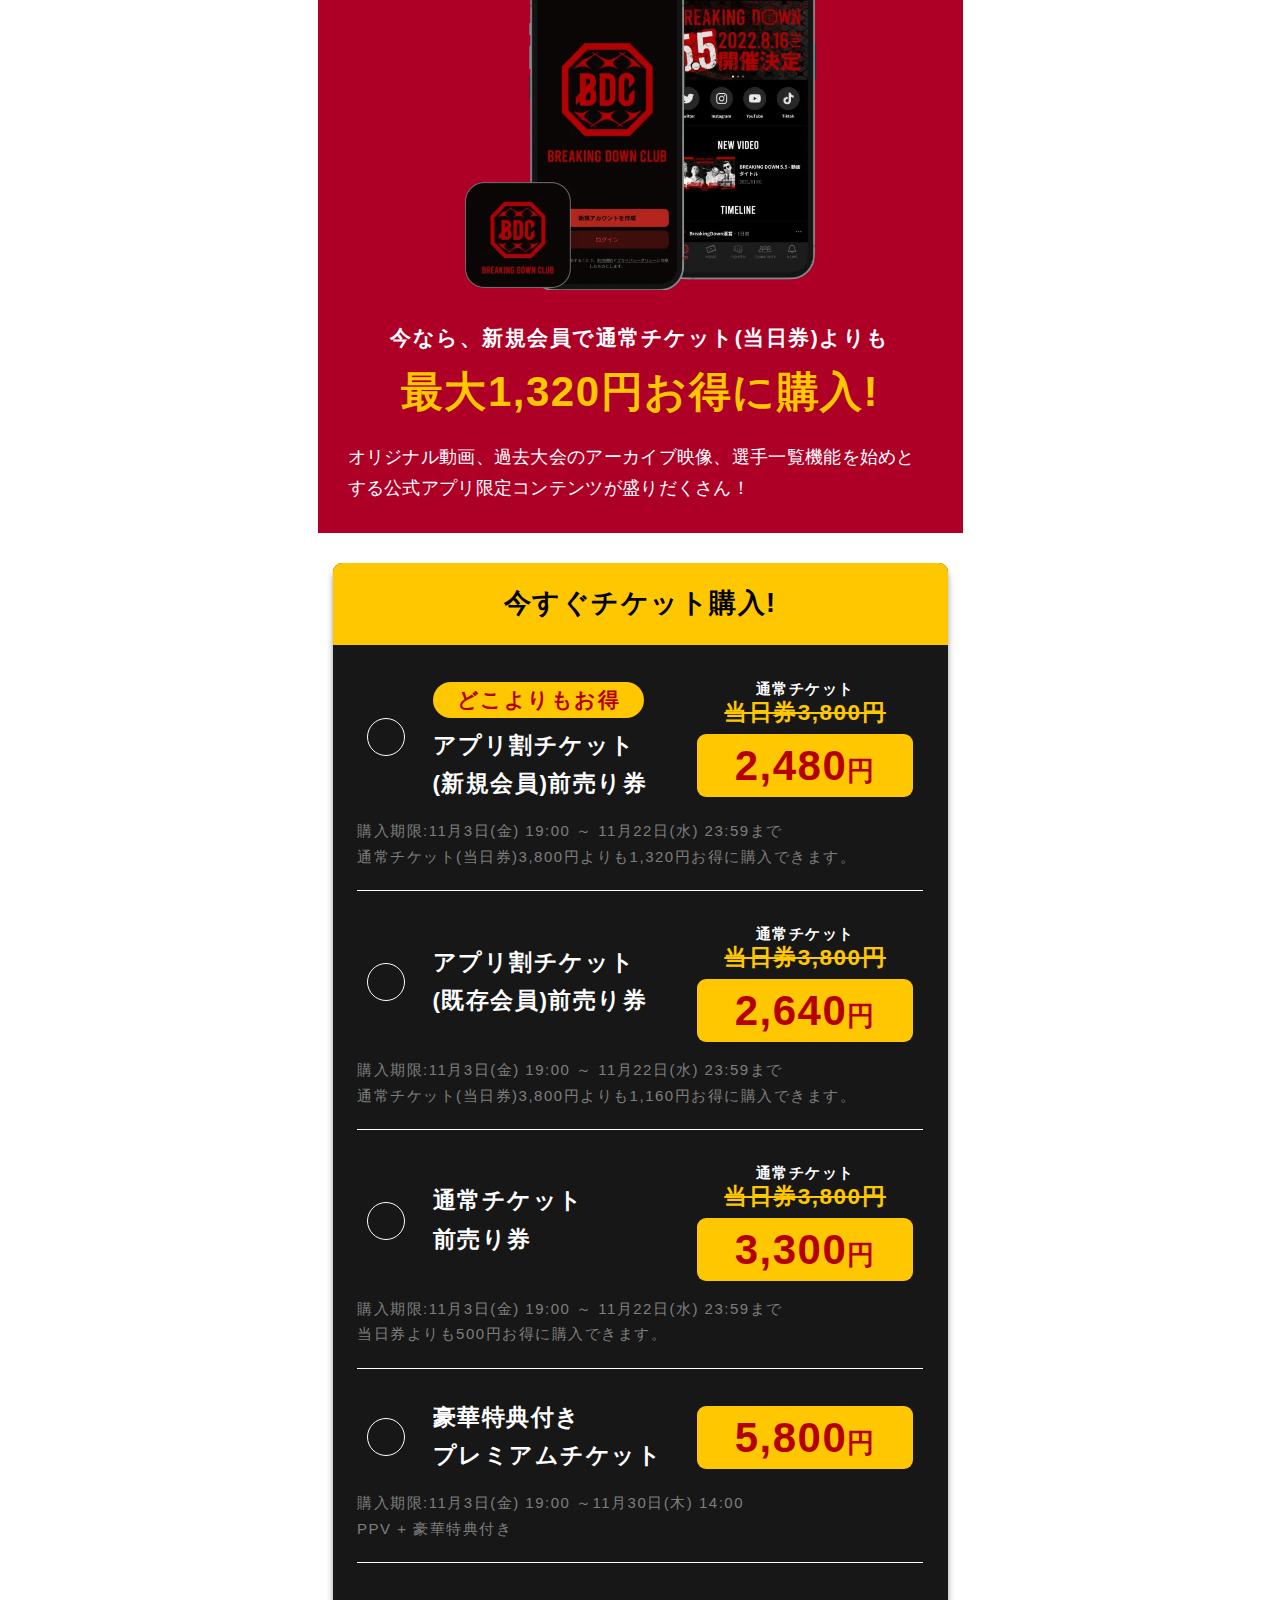
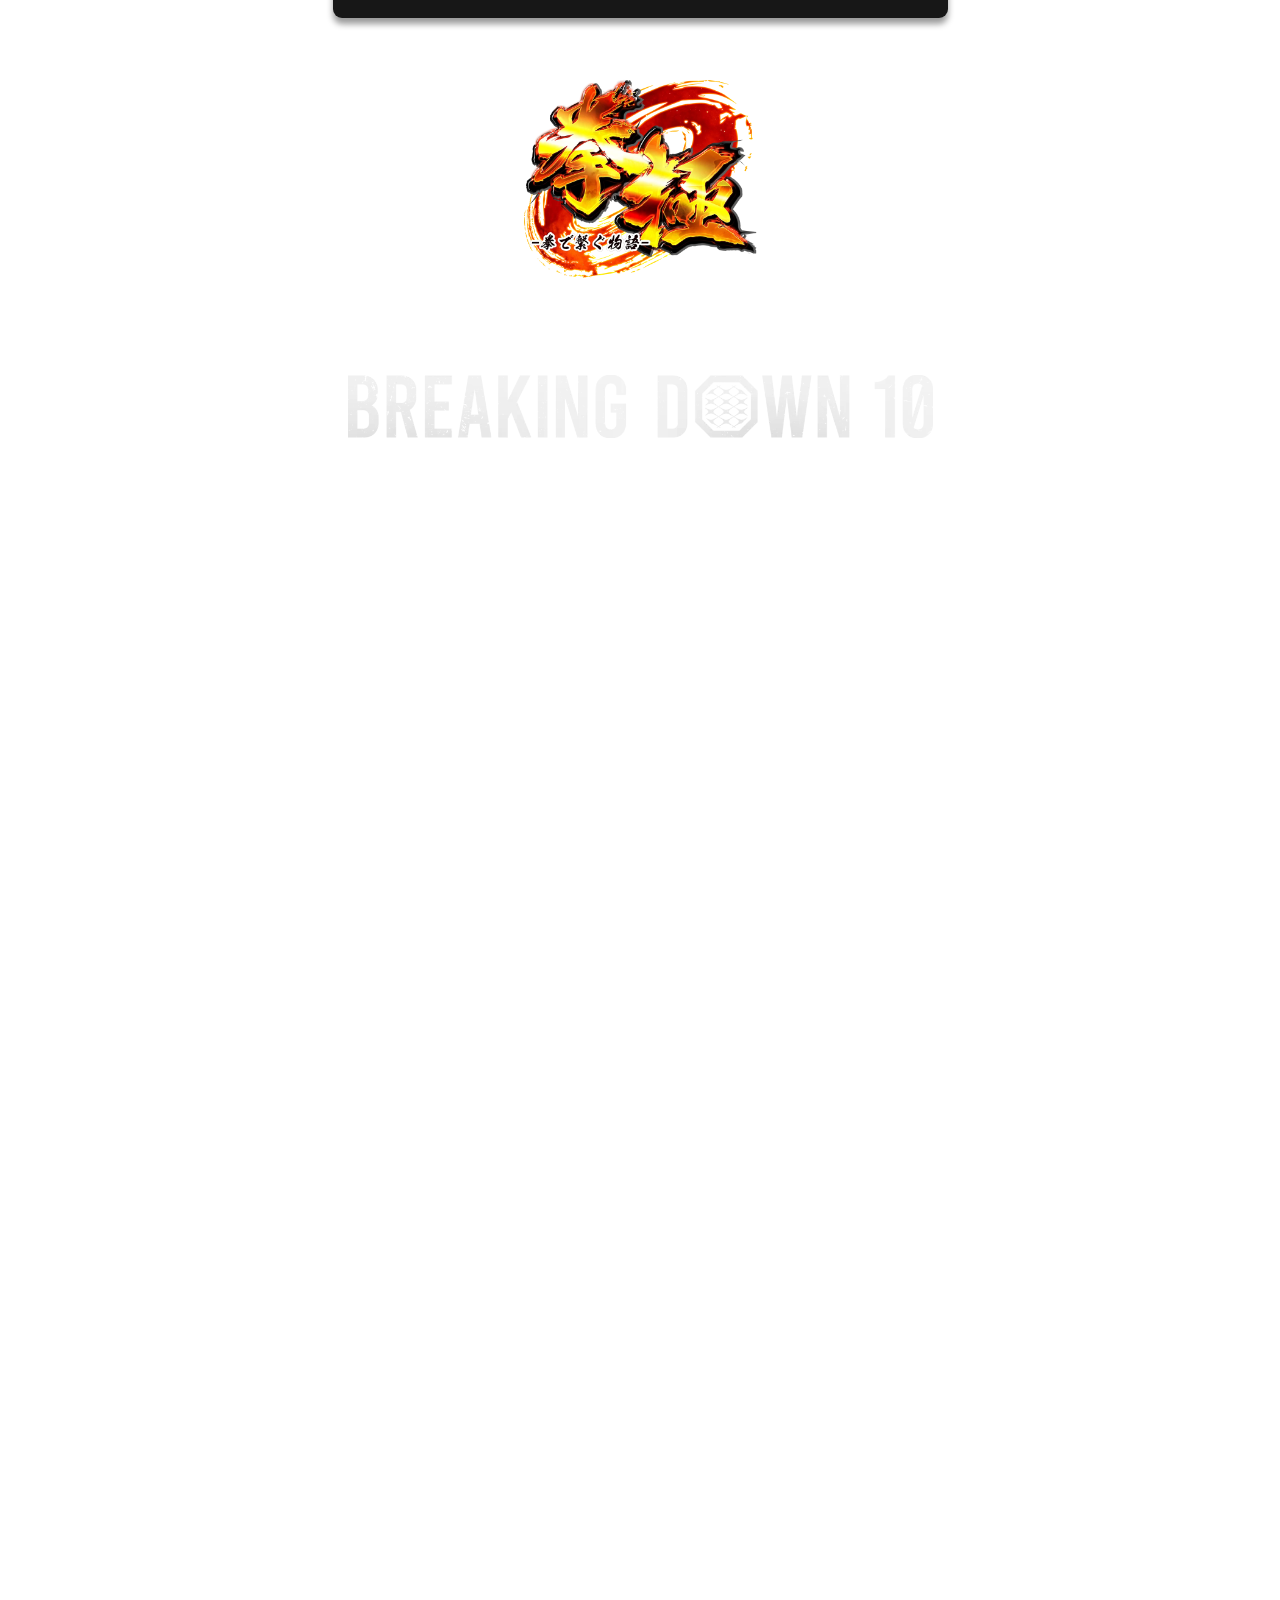
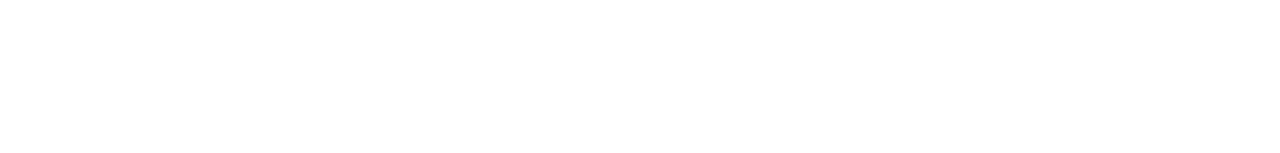
<file: breakingdown10/index.html>
<!DOCTYPE html>
<html lang="ja">
    <head>
        <!-- Google Tag Manager -->
        <script>
            (function (w, d, s, l, i) {
                w[l] = w[l] || [];
                w[l].push({ 'gtm.start': new Date().getTime(), event: 'gtm.js' });
                var f = d.getElementsByTagName(s)[0],
                    j = d.createElement(s),
                    dl = l != 'dataLayer' ? '&l=' + l : '';
                j.async = true;
                j.src = 'https://www.googletagmanager.com/gtm.js?id=' + i + dl;
                f.parentNode.insertBefore(j, f);
            })(window, document, 'script', 'dataLayer', 'GTM-5TGRJ25');
        </script>
        <!-- End Google Tag Manager -->
        <meta charset="UTF-8" />
        <meta name="viewport" content="width=device-width, initial-scale=1.0" />
        <title>BreakingDown10 / ブレイキングダウン10</title>
        <meta
            name="description"
            content="格闘技や格闘家のありきたりなイメージを｢壊し続ける｣。成り上がりを狙うアマチュア選手と｢1分1ラウンド｣の超短期決戦の掛け算。瞬き厳禁の誰も予想できない展開から､一夜にして第2の｢朝倉未来｣が生まれる可能性を秘める。"
        />
        <!-- Open Graph Protocol -->
        <meta property="og:title" content="BreakingDown10 / ブレイキングダウン10" />
        <meta property="og:site_name" content="BreakingDown10 / ブレイキングダウン10" />
        <meta
            property="og:description"
            content="格闘技や格闘家のありきたりなイメージを｢壊し続ける｣。成り上がりを狙うアマチュア選手と｢1分1ラウンド｣の超短期決戦の掛け算。瞬き厳禁の誰も予想できない展開から､一夜にして第2の｢朝倉未来｣が生まれる可能性を秘める。"
        />
        <meta property="og:type" content="website" />
        <meta property="og:image" content="./images/ogp.png" />
        <meta name="msapplication-square70x70logo" content="./images/fav/site-tile-70x70.png" />
        <meta name="msapplication-square150x150logo" content="./images/fav/site-tile-150x150.png" />
        <meta name="msapplication-wide310x150logo" content="./images/fav/site-tile-310x150.png" />
        <meta name="msapplication-square310x310logo" content="./images/fav/site-tile-310x310.png" />
        <meta name="msapplication-TileColor" content="#0078d7" />
        <link rel="shortcut icon" type="image/vnd.microsoft.icon" href="./images/fav/favicon.ico" />
        <link rel="icon" type="image/vnd.microsoft.icon" href="/favicon.ico" />
        <link rel="apple-touch-icon" sizes="57x57" href="./images/fav/apple-touch-icon-57x57.png" />
        <link rel="apple-touch-icon" sizes="60x60" href="./images/fav/apple-touch-icon-60x60.png" />
        <link rel="apple-touch-icon" sizes="72x72" href="./images/fav/apple-touch-icon-72x72.png" />
        <link rel="apple-touch-icon" sizes="76x76" href="./images/fav/apple-touch-icon-76x76.png" />
        <link rel="apple-touch-icon" sizes="114x114" href="./images/fav/apple-touch-icon-114x114.png" />
        <link rel="apple-touch-icon" sizes="120x120" href="./images/fav/apple-touch-icon-120x120.png" />
        <link rel="apple-touch-icon" sizes="144x144" href="./images/fav/apple-touch-icon-144x144.png" />
        <link rel="apple-touch-icon" sizes="152x152" href="./images/fav/apple-touch-icon-152x152.png" />
        <link rel="apple-touch-icon" sizes="180x180" href="./images/fav/apple-touch-icon-180x180.png" />
        <link rel="icon" type="image/png" sizes="36x36" href="./images/fav/android-chrome-36x36.png" />
        <link rel="icon" type="image/png" sizes="48x48" href="./images/fav/android-chrome-48x48.png" />
        <link rel="icon" type="image/png" sizes="72x72" href="./images/fav/android-chrome-72x72.png" />
        <link rel="icon" type="image/png" sizes="96x96" href="./images/fav/android-chrome-96x96.png" />
        <link rel="icon" type="image/png" sizes="128x128" href="./images/fav/android-chrome-128x128.png" />
        <link rel="icon" type="image/png" sizes="144x144" href="./images/fav/android-chrome-144x144.png" />
        <link rel="icon" type="image/png" sizes="152x152" href="./images/fav/android-chrome-152x152.png" />
        <link rel="icon" type="image/png" sizes="192x192" href="./images/fav/android-chrome-192x192.png" />
        <link rel="icon" type="image/png" sizes="256x256" href="./images/fav/android-chrome-256x256.png" />
        <link rel="icon" type="image/png" sizes="384x384" href="./images/fav/android-chrome-384x384.png" />
        <link rel="icon" type="image/png" sizes="512x512" href="./images/fav/android-chrome-512x512.png" />
        <link rel="icon" type="image/png" sizes="36x36" href="./images/fav/icon-36x36.png" />
        <link rel="icon" type="image/png" sizes="48x48" href="./images/fav/icon-48x48.png" />
        <link rel="icon" type="image/png" sizes="72x72" href="./images/fav/icon-72x72.png" />
        <link rel="icon" type="image/png" sizes="96x96" href="./images/fav/icon-96x96.png" />
        <link rel="icon" type="image/png" sizes="128x128" href="./images/fav/icon-128x128.png" />
        <link rel="icon" type="image/png" sizes="144x144" href="./images/fav/icon-144x144.png" />
        <link rel="icon" type="image/png" sizes="152x152" href="./images/fav/icon-152x152.png" />
        <link rel="icon" type="image/png" sizes="160x160" href="./images/fav/icon-160x160.png" />
        <link rel="icon" type="image/png" sizes="192x192" href="./images/fav/icon-192x192.png" />
        <link rel="icon" type="image/png" sizes="196x196" href="./images/fav/icon-196x196.png" />
        <link rel="icon" type="image/png" sizes="256x256" href="./images/fav/icon-256x256.png" />
        <link rel="icon" type="image/png" sizes="384x384" href="./images/fav/icon-384x384.png" />
        <link rel="icon" type="image/png" sizes="512x512" href="./images/fav/icon-512x512.png" />
        <link rel="icon" type="image/png" sizes="16x16" href="./images/fav/icon-16x16.png" />
        <link rel="icon" type="image/png" sizes="24x24" href="./images/fav/icon-24x24.png" />
        <link rel="icon" type="image/png" sizes="32x32" href="./images/fav/icon-32x32.png" />
        <link rel="manifest" href="./images/fav/manifest.json" />
        <link rel="stylesheet" href="./css/destyle.css" />
        <link rel="stylesheet" href="./css/style.css" />
        <script src="https://ajax.googleapis.com/ajax/libs/jquery/3.7.1/jquery.min.js"></script>
    </head>
    <body>
        <!-- Google Tag Manager (noscript) -->
        <noscript><iframe src="https://www.googletagmanager.com/ns.html?id=GTM-5TGRJ25" height="0" width="0" style="display: none; visibility: hidden"></iframe></noscript>
        <!-- End Google Tag Manager (noscript) -->
        <main>
            <div class="lp-wrapper">
                <section id="contents_fv">
                    <h1 class="head">
                        <picture>
                            <source srcset="./images/fv_header.webp" type="image/webp" />
                            <img src="./images/fv_header.jpg" alt="1分間最強を決める BREAKING DOWN10" width="1125" height="285" />
                        </picture>
                    </h1>

                    <div class="fv-bg">
                        <video autoplay loop muted playsinline poster="./images/fv-movie-poster.png" width="375px" height="520px">
                            <source src="./images/fv-movie.mp4" type="video/mp4" />
                        </video>

                        <div class="fv-ticket-box">
                            <div class="fv-cp">
                                <div class="logo">
                                    <img src="./images/fv_cp.svg" alt="11.23[THU]全試合生中継" />
                                </div>
                            </div>
                            <div class="ticket-box">
                                <h2>今すぐチケット購入!</h2>

                                <div class="ticket-offer-box">
                                    <div class="cpa_01">
                                        <div class="ticket-fee-box-box">
                                            <div class="ticket-fee-box-text">
                                                <p class="great">どこよりもお得</p>
                                                <p class="ticket-name">アプリ割チケット<br />(新規会員)前売り券</p>
                                            </div>
                                            <div class="ticket-fee-box-fee">
                                                <p style="margin-bottom: -5px">通常チケット</p>
                                                <p class="former">当日券3,800円</p>
                                                <p class="price">2,480<span>円</span></p>
                                            </div>
                                        </div>
                                        <div class="ticket-fee-box-supplement">
                                            <p>
                                                購入期限:11月3日(金) 19:00 ～ 11月22日(水) 23:59まで<br />
                                                通常チケット(当日券)3,800円よりも1,320円お得に購入できます。
                                            </p>
                                        </div>
                                    </div>
                                    <div class="btn-cta">
                                        <a href="#content1" id="content1-link">チケットを購入する<img src="./images/btn-arrow.png" /></a>
                                    </div>
                                    <div class="btn-etc">
                                        <a href="#contents_offer">その他のチケット見る<img src="./images/btn-down-arrow.png" /></a>
                                    </div>
                                </div>
                            </div>
                        </div>
                    </div>
                </section>

                <section id="contents_referee">
                    <h2>
                        <img src="./images/bd-live_logo_live.svg" alt="BREAKING DOWN Live" loading="lazy" />
                    </h2>

                    <div class="referee-box">
                        <picture>
                            <source srcset="./images/audience_device.webp" type="image/webp" />
                            <img src="./images/audience_device.png" alt="audience_device" loading="lazy" />
                        </picture>

                        <div class="audience_wrapper">
                            <p class="cp-01">
                                <img
                                    src="./images/audience_cp-01.svg"
                                    alt="BreakingDown LIVE (PPV)では【高画質】【高音質】で観戦し、もうひとりの審判として試合の判定を行うことが可能！"
                                    loading="lazy"
                                />
                            </p>

                            <img src="./images/audience_img-01.svg" alt="試合" loading="lazy" />

                            <p class="cp-02">
                                判定は、試合ごとに<br />
                                「赤」「青」の投票で決定します
                            </p>

                            <img src="./images/audience_img-02.svg" alt="ジャッジ" loading="lazy" />

                            <p class="cp-02">
                                試合終了から30秒後に<br />
                                投票が締め切ります。
                            </p>

                            <img src="./images/audience_img-03.svg" alt="結果" loading="lazy" />
                        </div>
                    </div>
                </section>

                <section id="contents_app">
                    <h2>どこよりもお得にチケット購入！</h2>
                    <div class="logo">
                        <img src="./images/app-logo.svg" alt="BreakingDown公式アプリ" loading="lazy" />
                    </div>
                    <div class="device">
                        <picture>
                            <source srcset="./images/app_img-01.webp" type="image/webp" />
                            <img src="./images/app_img-01.png" alt="BREAKING DOWN CLUB" loading="lazy" />
                        </picture>
                    </div>

                    <p class="cp-01">今なら、新規会員で通常チケット(当日券)よりも<br /><span>最大1,320円お得に購入!</span></p>

                    <p class="cp-02">オリジナル動画、過去大会のアーカイブ映像、選手一覧機能を始めとする公式アプリ限定コンテンツが盛りだくさん！</p>
                </section>

                <section id="contents_offer">
                    <div class="ticket-box">
                        <h2>今すぐチケット購入!</h2>

                        <div class="ticket-offer-box">
                            <div class="btn-ticket-list">
                                <div class="cpa_01">
                                    <input type="radio" id="toggle-content1" name="content-toggle" />
                                    <label for="toggle-content1"></label>

                                    <div class="ticket-fee-box-box">
                                        <div class="ticket-fee-box-text">
                                            <p class="great">どこよりもお得</p>
                                            <p class="ticket-name">アプリ割チケット<br />(新規会員)前売り券</p>
                                        </div>
                                        <div class="ticket-fee-box-fee">
                                            <p style="margin-bottom: -5px">通常チケット</p>
                                            <p class="former">当日券3,800円</p>
                                            <p class="price">2,480<span>円</span></p>
                                        </div>
                                    </div>
                                </div>
                                <div class="ticket-fee-box-supplement">
                                    <p>
                                        購入期限:11月3日(金) 19:00 ～ 11月22日(水) 23:59まで<br />
                                        通常チケット(当日券)3,800円よりも1,320円お得に購入できます。
                                    </p>
                                </div>
                            </div>

                            <div class="btn-ticket-list">
                                <div class="cpa_02">
                                    <input type="radio" id="toggle-content2" name="content-toggle" />
                                    <label for="toggle-content2"></label>

                                    <div class="ticket-fee-box-box">
                                        <div class="ticket-fee-box-text">
                                            <p class="ticket-name">
                                                アプリ割チケット<br />
                                                (既存会員)前売り券
                                            </p>
                                        </div>
                                        <div class="ticket-fee-box-fee">
                                            <p style="margin-bottom: -5px">通常チケット</p>
                                            <p class="former">当日券3,800円</p>
                                            <p class="price">2,640<span>円</span></p>
                                        </div>
                                    </div>
                                </div>
                                <div class="ticket-fee-box-supplement">
                                    <p>
                                        購入期限:11月3日(金) 19:00 ～ 11月22日(水) 23:59まで<br />
                                        通常チケット(当日券)3,800円よりも1,160円お得に購入できます。
                                    </p>
                                </div>
                            </div>

                            <div class="btn-ticket-list">
                                <div class="cpa_03">
                                    <input type="radio" id="toggle-content3" name="content-toggle" />
                                    <label for="toggle-content3"></label>

                                    <div class="ticket-fee-box-box">
                                        <div class="ticket-fee-box-text">
                                            <p class="ticket-name">
                                                通常チケット<br />
                                                前売り券
                                            </p>
                                        </div>
                                        <div class="ticket-fee-box-fee">
                                            <p style="margin-bottom: -5px">通常チケット</p>
                                            <p class="former">当日券3,800円</p>
                                            <p class="price">3,300<span>円</span></p>
                                        </div>
                                    </div>
                                </div>
                                <div class="ticket-fee-box-supplement">
                                    <p>
                                        購入期限:11月3日(金) 19:00 ～ 11月22日(水) 23:59まで<br />
                                        当日券よりも500円お得に購入できます。
                                    </p>
                                </div>
                            </div>

                            <div class="btn-ticket-list">
                                <div class="cpa_04">
                                    <input type="radio" id="toggle-content4" name="content-toggle" />
                                    <label for="toggle-content4"></label>

                                    <div class="ticket-fee-box-box">
                                        <div class="ticket-fee-box-text">
                                            <p class="ticket-name">
                                                豪華特典付き<br />
                                                プレミアムチケット
                                            </p>
                                        </div>
                                        <div class="ticket-fee-box-fee">
                                            <p class="price">5,800<span>円</span></p>
                                        </div>
                                    </div>
                                </div>
                                <div class="ticket-fee-box-supplement">
                                    <p>
                                        購入期限:11月3日(金) 19:00 ～11月30日(木) 14:00 <br />
                                        PPV + 豪華特典付き
                                    </p>
                                </div>
                            </div>
                        </div>
                    </div>

                    <!-- ------- ------- ------- ------- ------- -------

                    チケット-1 
                
                ------- ------- ------- ------- ------- ------- -->

                    <div id="content1" class="contents_offer-box offer-01" style="display: none">
                        <h2>チケット詳細</h2>
                        <div class="ticket-box">
                            <div class="ticket-fee-box-box">
                                <div class="ticket-fee-box-text">
                                    <p class="great">どこよりもお得</p>
                                    <p class="ticket-name">アプリ割チケット<br />(新規会員)前売り券</p>
                                </div>
                                <div class="ticket-fee-box-fee">
                                    <p style="margin-bottom: -5px">通常チケット</p>
                                    <p class="former">当日券3,800円</p>
                                    <p class="price">2,480<span>円</span></p>
                                </div>
                            </div>
                            <div class="ticket-fee-box-supplement">
                                <p>
                                    購入期限:11月3日(金) 19:00 ～ 11月22日(水) 23:59まで<br />
                                    通常チケット(当日券)3,800円よりも1,320円お得に購入できます。
                                </p>
                            </div>
                            <div class="btn-cta">
                                <a href="https://bdlive.jp/home?room_id=OIYWRqRoN2LCPRaWccwO">チケットを購入する<img src="./images/btn-arrow.png" /></a>
                            </div>
                            <div class="btn-etc">
                                <a href="#contents_offer">その他のチケット見る<img src="./images/btn-down-arrow.png" /></a>
                            </div>

                            <div class="ticket-details-box">
                                <div class="point">
                                    <p>今大会最安値のPPVチケット</p>
                                    <p>VIP会員を10日間お試し</p>
                                    <p>過去大会の未公開映像が見放題</p>
                                </div>
                                <ul class="annotation-text">
                                    <li><p>※お試し期間が終了後は、VIPプランの年額9,500円がかかります。</p></li>
                                    <li><p>※お試し中にキャンセルされた場合は請求されません。</p></li>
                                </ul>

                                <div class="accordion">
                                    <button class="accordion-button">
                                        チケット詳細
                                        <span class="icon">&#9660;</span>
                                    </button>
                                    <div class="accordion-content">
                                        <div class="accordion-content-list">
                                            <p>全試合の視聴が可能</p>
                                            <p>チャット機能</p>
                                            <p>巻き戻し‧アーカイブ再⽣</p>
                                            <p>テレビの大画面で視聴可能</p>
                                            <p>快適に楽しめる安定配信</p>
                                            <p>なめらかな高画質</p>
                                        </div>
                                    </div>
                                </div>

                                <div class="accordion">
                                    <button class="accordion-button">
                                        さらにアプリ割チケット(新規)限定
                                        <span class="icon">&#9660;</span>
                                    </button>
                                    <div class="accordion-content">
                                        <div class="point normal-point">
                                            <p>
                                                前売り25%OFF / 当日22%OFFで<br />
                                                どこよりもお得に楽しめる！
                                            </p>
                                            <p>アプリVIP会員10日間お試し券</p>
                                            <p>
                                                「あなたのJUDGEが結果を決める！」<br />
                                                投票機能搭載
                                            </p>
                                            <p>
                                                「応援の気持ちを伝える」<br />
                                                ギフト機能搭載
                                            </p>
                                            <p>
                                                購入者特典で<br />
                                                サイン入りグッズ(抽選)をプレゼント
                                            </p>
                                            <p>BreakingDown10 限定NFTをプレゼント</p>
                                        </div>
                                    </div>
                                </div>

                                <div class="accordion">
                                    <button class="accordion-button">
                                        アプリVIP会員だけの豪華コンテンツ
                                        <span class="icon">&#9660;</span>
                                    </button>
                                    <div class="accordion-content">
                                        <div class="point normal-point">
                                            <p>見放題！全ての過去大会のアーカイブ映像</p>
                                            <p>オーディション未公開映像など限定コンテンツ</p>
                                            <p>
                                                参加型企画！<br />
                                                あなたの投票が出場選手を決めるかも...!?
                                            </p>
                                        </div>
                                    </div>
                                </div>
                            </div>

                            <div class="ticket-fee-box-box">
                                <div class="ticket-fee-box-text">
                                    <p class="great">どこよりもお得</p>
                                    <p class="ticket-name">アプリ割チケット<br />(新規会員)前売り券</p>
                                </div>
                                <div class="ticket-fee-box-fee">
                                    <p style="margin-bottom: -5px">通常チケット</p>
                                    <p class="former">当日券3,800円</p>
                                    <p class="price">2,480<span>円</span></p>
                                </div>
                            </div>
                            <div class="ticket-fee-box-supplement">
                                <p>
                                    購入期限:11月3日(金) 19:00 ～ 11月22日(水) 23:59まで<br />
                                    通常チケット(当日券)3,800円よりも1,320円お得に購入できます。
                                </p>
                            </div>
                            <div class="btn-cta">
                                <a href="https://bdlive.jp/home?room_id=OIYWRqRoN2LCPRaWccwO">チケットを購入する<img src="./images/btn-arrow.png" /></a>
                            </div>
                            <div class="btn-etc">
                                <a href="#contents_offer">その他のチケット見る<img src="./images/btn-down-arrow.png" /></a>
                            </div>
                        </div>
                    </div>

                    <!-- ------- ------- ------- ------- ------- -------

                    チケット-2
                
                ------- ------- ------- ------- ------- ------- -->

                    <div id="content2" class="contents_offer-box offer-02" style="display: none">
                        <h2>チケット詳細</h2>
                        <div class="ticket-box">
                            <div class="ticket-fee-box-box">
                                <div class="ticket-fee-box-text">
                                    <p class="ticket-name">アプリ割チケット<br />(新規会員)前売り券</p>
                                </div>
                                <div class="ticket-fee-box-fee">
                                    <p style="margin-bottom: -5px">通常チケット</p>
                                    <p class="former">当日券3,800円</p>
                                    <p class="price">2,640<span>円</span></p>
                                </div>
                            </div>
                            <div class="ticket-fee-box-supplement">
                                <p>
                                    購入期限:11月3日(金) 19:00 ～ 11月22日(水) 23:59まで<br />
                                    通常チケット(当日券)3,800円よりも1,160円お得に購入できます。
                                </p>
                            </div>
                            <div class="btn-cta">
                                <a href="https://bdlive.jp/home?room_id=OIYWRqRoN2LCPRaWccwO">チケットを購入する<img src="./images/btn-arrow.png" /></a>
                            </div>
                            <div class="btn-etc">
                                <a href="#contents_offer">その他のチケット見る<img src="./images/btn-down-arrow.png" /></a>
                            </div>

                            <div class="ticket-details-box">
                                <div class="point">
                                    <p>
                                        BreakingDown公式アプリ<br />
                                        有料会員限定で20％OFF
                                    </p>
                                    <p>見放題！全ての過去大会のアーカイブ映像</p>
                                    <p>アプリでしか見れない未公開映像</p>
                                </div>

                                <div class="accordion">
                                    <button class="accordion-button">
                                        チケット詳細
                                        <span class="icon">&#9660;</span>
                                    </button>
                                    <div class="accordion-content">
                                        <div class="accordion-content-list">
                                            <p>全試合の視聴が可能</p>
                                            <p>チャット機能</p>
                                            <p>巻き戻し‧アーカイブ再⽣</p>
                                            <p>テレビの大画面で視聴可能</p>
                                            <p>快適に楽しめる安定配信</p>
                                            <p>なめらかな高画質</p>
                                        </div>
                                    </div>
                                </div>

                                <div class="accordion">
                                    <button class="accordion-button">
                                        さらにアプリ割チケット(新規)限定
                                        <span class="icon">&#9660;</span>
                                    </button>
                                    <div class="accordion-content">
                                        <div class="point normal-point">
                                            <p>
                                                前売り25%OFF / 当日22%OFFで<br />
                                                どこよりもお得に楽しめる！
                                            </p>
                                            <p>アプリVIP会員10日間お試し券</p>
                                            <p>
                                                「あなたのJUDGEが結果を決める！<br />
                                                投票機能搭載
                                            </p>
                                            <p>
                                                「応援の気持ちを伝える」<br />
                                                ギフト機能搭載
                                            </p>
                                            <p>
                                                購入者特典で<br />
                                                サイン入りグッズ(抽選)をプレゼント
                                            </p>
                                            <p>BreakingDown10 限定NFTをプレゼント</p>
                                        </div>
                                    </div>
                                </div>

                                <div class="accordion">
                                    <button class="accordion-button">
                                        アプリVIP会員だけの豪華コンテンツ
                                        <span class="icon">&#9660;</span>
                                    </button>
                                    <div class="accordion-content">
                                        <div class="point normal-point">
                                            <p>見放題！全ての過去大会のアーカイブ映像</p>
                                            <p>オーディション未公開映像など限定コンテンツ</p>
                                            <p>
                                                参加型企画！<br />
                                                あなたの投票が出場選手を決めるかも...!?
                                            </p>
                                        </div>
                                    </div>
                                </div>
                            </div>

                            <div class="ticket-fee-box-box">
                                <div class="ticket-fee-box-text">
                                    <p class="ticket-name">アプリ割チケット<br />(新規会員)前売り券</p>
                                </div>
                                <div class="ticket-fee-box-fee">
                                    <p style="margin-bottom: -5px">通常チケット</p>
                                    <p class="former">当日券3,800円</p>
                                    <p class="price">2,640<span>円</span></p>
                                </div>
                            </div>
                            <div class="ticket-fee-box-supplement">
                                <p>
                                    購入期限:11月3日(金) 19:00 ～ 11月22日(水) 23:59まで<br />
                                    通常チケット(当日券)3,800円よりも1,160円お得に購入できます。
                                </p>
                            </div>
                            <div class="btn-cta">
                                <a href="https://bdlive.jp/home?room_id=OIYWRqRoN2LCPRaWccwO">チケットを購入する<img src="./images/btn-arrow.png" /></a>
                            </div>
                            <div class="btn-etc">
                                <a href="#contents_offer">その他のチケット見る<img src="./images/btn-down-arrow.png" /></a>
                            </div>
                        </div>
                    </div>

                    <!-- ------- ------- ------- ------- ------- -------

                    チケット-3
                
                ------- ------- ------- ------- ------- ------- -->

                    <div id="content3" class="contents_offer-box offer-03" style="display: none">
                        <h2>チケット詳細</h2>
                        <div class="ticket-box">
                            <div class="ticket-fee-box-box">
                                <div class="ticket-fee-box-text">
                                    <p class="ticket-name">オンラインPPV<br />通常チケット前売り券</p>
                                </div>
                                <div class="ticket-fee-box-fee">
                                    <p style="margin-bottom: -5px">通常チケット</p>
                                    <p class="former">当日券3,800円</p>
                                    <p class="price">3,300<span>円</span></p>
                                </div>
                            </div>
                            <div class="ticket-fee-box-supplement">
                                <p>
                                    購入期限:11月3日(金) 19:00 ～ 11月22日(水) 23:59まで<br />
                                    通常チケット(当日券)3,800円よりも500円お得に購入できます。
                                </p>
                            </div>
                            <div class="btn-cta">
                                <a href="https://bdlive.jp/home?room_id=OIYWRqRoN2LCPRaWccwO">チケットを購入する<img src="./images/btn-arrow.png" /></a>
                            </div>
                            <div class="btn-etc">
                                <a href="#contents_offer">その他のチケット見る<img src="./images/btn-down-arrow.png" /></a>
                            </div>

                            <div class="ticket-details-box">
                                <div class="point">
                                    <p>
                                        あなたのJUDGEが結果を決める！<br />
                                        投票機能搭載
                                    </p>
                                    <p>「応援の気持ちを伝える」ギフト機能搭載</p>
                                    <p>「好きな選⼿を応援できる」応援コード搭載</p>
                                </div>

                                <div class="accordion">
                                    <button class="accordion-button">
                                        チケット詳細
                                        <span class="icon">&#9660;</span>
                                    </button>
                                    <div class="accordion-content">
                                        <div class="accordion-content-list">
                                            <p>全試合の視聴が可能</p>
                                            <p>チャット機能</p>
                                            <p>巻き戻し‧アーカイブ再⽣</p>
                                            <p>テレビの大画面で視聴可能</p>
                                            <p>快適に楽しめる安定配信</p>
                                            <p>なめらかな高画質</p>
                                        </div>
                                    </div>
                                </div>
                            </div>

                            <div class="ticket-fee-box-box">
                                <div class="ticket-fee-box-text">
                                    <p class="ticket-name">オンラインPPV<br />通常チケット前売り券</p>
                                </div>
                                <div class="ticket-fee-box-fee">
                                    <p style="margin-bottom: -5px">通常チケット</p>
                                    <p class="former">当日券3,800円</p>
                                    <p class="price">3,300<span>円</span></p>
                                </div>
                            </div>
                            <div class="ticket-fee-box-supplement">
                                <p>
                                    購入期限:11月3日(金) 19:00 ～ 11月22日(水) 23:59まで<br />
                                    通常チケット(当日券)3,800円よりも500円お得に購入できます。
                                </p>
                            </div>
                            <div class="btn-cta">
                                <a href="https://bdlive.jp/home?room_id=OIYWRqRoN2LCPRaWccwO">チケットを購入する<img src="./images/btn-arrow.png" /></a>
                            </div>
                            <div class="btn-etc">
                                <a href="#contents_offer">その他のチケット見る<img src="./images/btn-down-arrow.png" /></a>
                            </div>
                        </div>
                    </div>

                    <!-- ------- ------- ------- ------- ------- -------

                    チケット-4
                
                ------- ------- ------- ------- ------- ------- -->

                    <div id="content4" class="contents_offer-box offer-04" style="display: none">
                        <h2>チケット詳細</h2>
                        <div class="ticket-box">
                            <div class="ticket-fee-box-box">
                                <div class="ticket-fee-box-text">
                                    <p class="ticket-name">豪華特典付き<br />プレミアムチケット</p>
                                </div>
                                <div class="ticket-fee-box-fee">
                                    <p class="price">5,800<span>円</span></p>
                                </div>
                            </div>
                            <div class="ticket-fee-box-supplement">
                                <p>
                                    購入期限:11月3日(金) 19:00 ～11月30日(木) 14:00<br />
                                    PPV + 豪華特典付き
                                </p>
                            </div>
                            <div class="btn-cta">
                                <a href="https://bdlive.jp/home?room_id=OIYWRqRoN2LCPRaWccwO">チケットを購入する<img src="./images/btn-arrow.png" /></a>
                            </div>
                            <div class="btn-etc">
                                <a href="#contents_offer">その他のチケット見る<img src="./images/btn-down-arrow.png" /></a>
                            </div>

                            <div class="ticket-details-box">
                                <div class="point">
                                    <p>見放題！全ての過去大会のアーカイブ映像</p>
                                    <p>アプリでしか見れない未公開映像</p>
                                </div>

                                <h3>通常チケット内容に加え豪華特典</h3>

                                <div class="benefits-box">
                                    <p class="benefits-box-title">
                                        【完全受注生産】BreakingDown10<br />
                                        オリジナルDVD
                                    </p>
                                    <p class="benefits-box-text">BD10の本編映像と舞台裏などの<br />特典映像が詰まった豪華DVD！</p>
                                </div>

                                <picture class="logo">
                                    <source srcset="./images/offer-dvd.webp" type="image/webp" />
                                    <img class="benefits-img" src="./images/offer-dvd.png" />
                                </picture>

                                <ul class="annotation-text">
                                    <li><p>※限定DVDの発送は2024年2月以降を予定しております。</p></li>
                                    <li><p>※購入後、住所などの必要事項をご記入ください。</p></li>
                                    <li><p>※入力情報に不備があった場合は発送できかねますのでご注意ください。</p></li>
                                </ul>

                                <div class="accordion">
                                    <button class="accordion-button">
                                        チケット詳細
                                        <span class="icon">&#9660;</span>
                                    </button>
                                    <div class="accordion-content">
                                        <div class="accordion-content-list">
                                            <p>全試合の視聴が可能</p>
                                            <p>チャット機能</p>
                                            <p>巻き戻し‧アーカイブ再⽣</p>
                                            <p>テレビの大画面で視聴可能</p>
                                            <p>快適に楽しめる安定配信</p>
                                            <p>なめらかな高画質</p>
                                        </div>
                                    </div>
                                </div>
                            </div>

                            <div class="ticket-fee-box-box">
                                <div class="ticket-fee-box-text">
                                    <p class="ticket-name">豪華特典付き<br />プレミアムチケット</p>
                                </div>
                                <div class="ticket-fee-box-fee">
                                    <p class="price">5,800<span>円</span></p>
                                </div>
                            </div>
                            <div class="ticket-fee-box-supplement">
                                <p>
                                    購入期限:11月3日(金) 19:00 ～11月30日(木) 14:00<br />
                                    PPV + 豪華特典付き
                                </p>
                            </div>
                            <div class="btn-cta">
                                <a href="https://bdlive.jp/home?room_id=OIYWRqRoN2LCPRaWccwO">チケットを購入する<img src="./images/btn-arrow.png" /></a>
                            </div>
                            <div class="btn-etc">
                                <a href="#contents_offer">その他のチケット見る<img src="./images/btn-down-arrow.png" /></a>
                            </div>
                        </div>
                    </div>
                </section>

                <section id="contents_overview">
                    <div class="title">
                        <picture class="logo">
                            <source srcset="./images/partner_10-01.webp" type="image/webp" />
                            <img src="./images/partner_10-01.png" alt="極拳" />
                        </picture>
                        <p>presents</p>
                        <picture>
                            <source srcset="./images/bd_logo_v10.webp" type="image/webp" />
                            <img src="./images/bd_logo_v10.png" alt="BreakingDown10" />
                        </picture>
                        <p class="day">2023.11.23 THU/HOL</p>
                        <p>(予定)<br />※終了予定時刻 21:00※試合内容、イベント進行によって終了予定時間が前後することがありますのでご了承ください。</p>
                    </div>

                    <div class="text">
                        <h3>アーカイブ</h3>

                        <p>アーカイブ配信準備完了後 ～ 2023年11月30日(木) 23:59</p>
                        <p class="annotation">※アーカイブとは、リアルタイムで見れないお客様も期間内であればいつでもご視聴いただける機能となります。※アーカイブ視聴にはPPVのご購入が必要となります。</p>

                        <h3>
                            視聴可能デバイス<br />
                            (BreakingDown LIVE)
                        </h3>

                        <p>
                            スマートフォン / タブレット <br />
                            （Google Chrome / Safari）<br />
                            パソコン<br />
                            （Google Chrome / Firefox / Microsoft Edge / Safari）<br />
                            テレビ <br />
                            （Android TV / Amazon FireTV / Apple TV / FireTV Stick / Chromecast / Chromecast with Google TV）
                        </p>

                        <p class="annotation">＊スマートフォンやパソコンをテレビと接続するには、 必ず別途有線ケーブルが必要となりますのでご了承ください。</p>
                    </div>
                </section>
            </div>
        </main>

        <script src="./js/common.js"></script>
    </body>
</html>
</file>
<file: breakingdown10-same-day/css/style.css>
html {
    font-size: 10px;
    letter-spacing: 1px;
    line-height: 1.7;
    box-sizing: border-box;
    font-family: 'Helvetica Neue', 'Helvetica', 'Hiragino Sans', 'Hiragino Kaku Gothic ProN', 'Arial', 'Yu Gothic', 'Meiryo', sans-serif;
}

body {
    background-image: url(../images/bg-pc.jpg);
    background-image: url(../images/bg-pc.webp);
    background-repeat: no-repeat;
    background-size: cover;
    background-attachment: fixed;
}

body {
    animation: fadeIn 1s ease 0s 1 normal;
    -webkit-animation: fadeIn 1s ease 0s 1 normal;
}

@keyframes fadeIn {
    0% {
        opacity: 0;
    }
    100% {
        opacity: 1;
    }
}

@-webkit-keyframes fadeIn {
    0% {
        opacity: 0;
    }
    100% {
        opacity: 1;
    }
}

img {
    width: 100%;
    height: auto;
}

img[src$='.svg'] {
    width: 100%;
}

.lp-wrapper {
    max-width: 430px;
    margin: auto;
    background-image: url(../images/bg-lp.jpg);
    background-image: url(../images/bg-lp.webp);
    background-attachment: fixed;
    background-size: contain;
    background-color: #851a00;
    zoom: 1.5;
}

@media screen and (max-width: 490px) {
    .lp-wrapper {
        zoom: 1;
    }
}

/* fv */

#contents_fv {
    position: relative;
    margin-bottom: 260px;
}

.fv-bg video {
    width: 100%;
    height: auto;
    display: block;
}

.fv-cp {
    margin-bottom: 4%;
    padding: 0 2%;
}

.fv-cp img {
    width: 100%;
    height: auto;
}

.fv-ticket-box {
    padding: 0px 2%;
    display: inline-block;
    position: absolute;
    bottom: -220px;
    left: 50%;
    transform: translateX(-50%);
    width: 100%;
}

/* チケットcss */

.ticket-box {
    border-radius: 6px;
    background: #171717;
    box-shadow: 0px 4px 4px 0px rgba(0, 0, 0, 0.4);
}

.ticket-box h2 {
    border-radius: 6px 6px 0px 0px;
    background: #ffc700;
    text-align: center;
    padding: 12px 0;
    font-weight: bold;
    font-size: 18px;
}

.ticket-box p {
    color: #fff;
}

.ticket-offer-box {
    padding: 4%;
    margin-bottom: 20px;
}

.ticket-fee-box-box {
    display: flex;
    align-items: center;
    justify-content: center;
    font-weight: bold;
}

.ticket-fee-box-text {
    width: 50%;
}

.ticket-fee-box-text .great {
    background-color: #ffc700;
    border-radius: 30px;
    color: #b40000;
    padding: 5px 22px;
    font-size: 14px;
    width: auto;
    display: inline-block;
    line-height: 1;
    margin-bottom: 6px;
    margin-top: 8px;
}
.ticket-fee-box-text .ticket-name {
    font-size: 16px;
}

.ticket-fee-box-fee {
    text-align: center;
    width: 50%;
}

.ticket-fee-box-fee .former {
    color: #ffc700;
    font-size: 18px;
    text-decoration: line-through;
    margin-bottom: 1px;
}

.ticket-fee-box-fee .price {
    background-color: #ffc700;
    border-radius: 6px;
    color: #b40000;
    font-size: 36px;
    line-height: 1.5;
}

.ticket-fee-box-fee .price span {
    font-size: 18px;
}

.ticket-fee-box-supplement {
    margin: 10px 0;
}

.ticket-fee-box-supplement p {
    color: #7e7e7e;
    font-size: 10px;
}

.ticket-details-box h3 {
    color: #ffc602;
    font-weight: bold;
    font-size: 16px;
    text-align: center;
    display: block;
    margin-bottom: 20px;
    margin-top: 40px;
    border-bottom: 1px solid #ffc602;
    padding-bottom: 10px;
}

.benefits-box {
    background-color: #2a2a2a;
    padding: 20px;
    text-align: center;
}

.benefits-box .benefits-box-title {
    font-size: 16px;
    font-weight: bold;
    color: #ffc602;
    margin-bottom: 20px;
}

.benefits-box .benefits-box-text {
    font-size: 14px;
    color: #ffc602;
}

.benefits-img {
    width: 80%;
    margin: 20px auto;
    display: block;
}

/* button */

.btn-cta a {
    background-color: #fff;
    border: 2px solid #b40000;
    border-radius: 6px;
    text-align: center;
    display: block;
    margin: auto;
    max-width: 360px;
    padding: 10px 30px;
    font-size: 20px;
    font-weight: bold;
    color: #b40000;
    position: relative;
}

.btn-cta a img {
    width: 10px;
    position: absolute;
    top: 0;
    bottom: 0;
    margin: auto;
    right: 10%;
}

.btn-etc {
    padding-bottom: 4px;
    text-align: center;
}

.btn-etc a {
    display: inline-block;
    padding-right: 20px;
    text-align: center;
    color: #fff;
    font-size: 14px;
    margin: 20px auto 10px auto;
    position: relative;
    border-bottom: 1px solid #fff;
}

.btn-etc a img {
    width: 20px;
    position: absolute;
    top: 0;
    bottom: 0;
    margin: auto;
    right: 0;
    padding-bottom: 1px;
}

/* audience */

#contents_referee h2 {
    padding: 0 20px;
    margin-bottom: 40px;
}

#contents_referee .referee-box > img {
    width: 90%;
    margin: auto;
    display: block;
}

#contents_referee .audience_wrapper {
    background-image: url(../images/audience_bg.jpg);
    background-image: url(../images/audience_bg.webp);
    padding: 60px 20px 20px 20px;
    background-size: contain;
    background-repeat: repeat;
    text-align: center;
    margin-top: -50px;
}

#contents_referee .audience_wrapper .cp-01 {
    margin: 10px 0 30px 0;
}

#contents_referee .audience_wrapper .cp-02 {
    color: #ffc700;
    font-size: 20px;
    font-weight: bold;
    margin: 30px 0;
}

/* contents_app */

#contents_app {
    background-color: #ae0027;
    padding: 20px;
}

#contents_app .logo img {
    width: 90%;
    margin: auto;
    display: block;
}

#contents_app .device img {
    width: 60%;
    display: block;
    margin: 20px auto;
}

#contents_app h2 {
    background-color: #ffc700;
    text-align: center;
    display: block;
    margin: 20px auto;
    border-radius: 30px;
    font-size: 16px;
    font-weight: bold;
    color: #171717;
    padding: 14px 20px;
    line-height: 1;
}

#contents_app .cp-01 {
    color: #fff;
    text-align: center;
    font-size: 14px;
    margin: 20px 0 10px 0;
    font-weight: bold;
}

#contents_app .cp-01 > span {
    color: #ffc700;
    font-size: 28px;
    font-weight: bold;
}

#contents_app .cp-02 {
    color: #fff;
    font-size: 12px;
    letter-spacing: 0.2px;
}

/* offer */

#contents_offer {
    padding: 20px 10px;
}

#contents_offer .btn-ticket-list {
    border-bottom: 1px solid #fff;
    margin: 0 0 20px 0;
    position: relative;
    padding-bottom: 4px;
}

#contents_offer .cpa_01,
#contents_offer .cpa_02,
#contents_offer .cpa_03,
#contents_offer .cpa_04 {
    display: flex;
    flex-wrap: wrap;
    justify-content: space-around;
    align-items: center;
}

#contents_offer .ticket-offer-box .ticket-fee-box-box {
    width: 85%;
}

#contents_offer .ticket-offer-box .ticket-fee-box-text {
    width: 55%;
}

#contents_offer .ticket-offer-box .ticket-fee-box-fee {
    width: 45%;
}

#contents_offer .ticket-offer-box .ticket-fee-box-text .great {
    padding: 5px 16px;
}

#contents_offer .ticket-offer-box .ticket-fee-box-fee .price {
    font-size: 28px;
}

#contents_offer .ticket-offer-box .ticket-fee-box-text .ticket-name {
    font-size: 15px;
}

#contents_offer .ticket-offer-box .ticket-fee-box-fee .former {
    font-size: 15px;
}

/* ラジオボタンを隠します */
input[type='radio'] {
    display: none;
    width: 15%;
}

/* カスタマイズされたラベルスタイル */
input[type='radio'] + label {
    display: inline-block;
    margin: 0 6px 0 0;
    padding: 12px;
    border: 1px solid #fff;
    border-radius: 50%;
    position: relative;
    cursor: pointer;
    width: 16px;
    height: 16px;
}

/* ラジオボタンがチェックされた時のスタイル */
input[type='radio']:checked + label {
    border-color: #fff;
}

/* チェックされたラジオボタンにカスタムチェックマークを表示 */
input[type='radio']:checked + label::after {
    content: '';
    position: absolute;
    top: 50%;
    left: 50%;
    width: 16px;
    height: 16px;
    background: #ffc700;
    border-radius: 50%;
    transform: translate(-50%, -50%);
}

#contents_offer .contents_offer-box {
    border-radius: 6px;
    background: #171717;
    box-shadow: 0px 4px 4px 0px rgba(0, 0, 0, 0.4);
    padding: 20px;
}

#contents_offer .contents_offer-box h2 {
    color: #ffc700;
    border: 1px solid #fff;
    padding: 14px 0;
    margin-bottom: 20px;
    display: block;
    font-size: 18px;
    font-weight: bold;
    text-align: center;
    line-height: 1;
}

#contents_offer .accordion {
    width: 100%;
    margin: 20px 0;
}

#contents_offer .accordion button {
    padding: 10px;
    width: 100%;
    border-bottom: 1px solid #ffc602;
    cursor: pointer;
    outline: none;
    color: #ffc602;
    font-size: 16px;
    font-weight: bold;
    text-align: center;
    position: relative;
}

#contents_offer .accordion button .icon {
    transition: transform 0.3s;
    position: absolute;
    right: 0;
}

#contents_offer .accordion button.active .icon {
    transform: rotate(180deg);
}

#contents_offer .accordion-content {
    max-height: 0;
    overflow: hidden;
    border-top: none;
    margin-top: 20px;
}

#contents_offer .ticket-details-box {
    margin-top: 30px;
}

#contents_offer .ticket-details-box .annotation-text {
    margin-bottom: 10px;
}

#contents_offer .ticket-details-box .annotation-text p {
    color: #ffc700;
    font-size: 12px;
    letter-spacing: 0.5px;
    margin-bottom: 4px;
}

#contents_offer .ticket-details-box .point p {
    background-color: #2a2a2a;
    border: 1px solid #ffc700;
    color: #ffc700;
    font-size: 14px;
    font-weight: bold;
    text-align: center;
    padding: 14px 0;
    margin-bottom: 10px;
    width: 100%;
}

#contents_offer .ticket-details-box .normal-point p {
    border: none;
}

.accordion-content-list {
    background-color: #ffc602;
    width: 100%;
    height: auto;
    text-align: center;
    display: flex;
    padding: 10px;
    box-sizing: border-box;
    flex-wrap: wrap;
}

.accordion-content-list p {
    border: 1px solid #0d0d0d;
    width: 50%;
    padding: 6px 0;
    color: #0d0d0d;
    font-size: 10px;
    font-weight: bold;
}

.content {
    display: none;
}

.content.active {
    display: block;
}

#contents_offer .contents_offer-box .ticket-box {
    border-radius: 0;
    background: none;
    box-shadow: none;
}

#contents_offer .contents_offer-box .btn-etc a img {
    transform: rotateX(180deg);
    padding-bottom: 0px;
    margin-top: 2px;
}

/* overview */

#contents_overview {
    color: #fff;
    padding: 0 20px 40px 20px;
}

#contents_overview .title {
    text-align: center;
    margin-bottom: 40px;
}

#contents_overview .title .logo img {
    width: 40%;
    margin-bottom: 10px;
}

#contents_overview .title p {
    font-size: 14px;
    color: #fff;
    margin-bottom: 30px;
}

#contents_overview .title .day {
    font-size: 30px;
}

#contents_overview h3 {
    font-size: 18px;
    font-weight: bold;
    margin: 20px 0;
}

#contents_overview .text p {
    font-size: 18px;
    color: #fff;
    margin-bottom: 10px;
}

#contents_overview .text .annotation {
    font-size: 12px;
}
</file>
<file: breakingdown10/css/style.css>
html {
    font-size: 10px;
    letter-spacing: 1px;
    line-height: 1.7;
    box-sizing: border-box;
    font-family: 'Helvetica Neue', 'Helvetica', 'Hiragino Sans', 'Hiragino Kaku Gothic ProN', 'Arial', 'Yu Gothic', 'Meiryo', sans-serif;
}

body {
    background-image: url(../images/bg-pc.jpg);
    background-image: url(../images/bg-pc.webp);
    background-repeat: no-repeat;
    background-size: cover;
    background-attachment: fixed;
}

body {
    animation: fadeIn 1s ease 0s 1 normal;
    -webkit-animation: fadeIn 1s ease 0s 1 normal;
}

@keyframes fadeIn {
    0% {
        opacity: 0;
    }
    100% {
        opacity: 1;
    }
}

@-webkit-keyframes fadeIn {
    0% {
        opacity: 0;
    }
    100% {
        opacity: 1;
    }
}

img {
    width: 100%;
    height: auto;
}

img[src$='.svg'] {
    width: 100%;
}

.lp-wrapper {
    max-width: 430px;
    margin: auto;
    background-image: url(../images/bg-lp.jpg);
    background-image: url(../images/bg-lp.webp);
    background-attachment: fixed;
    background-size: contain;
    background-color: #851a00;
    zoom: 1.5;
}

@media screen and (max-width: 490px) {
    .lp-wrapper {
        zoom: 1;
    }
}

/* fv */

#contents_fv {
    position: relative;
    margin-bottom: 260px;
}

.fv-bg video {
    width: 100%;
    height: auto;
    display: block;
}

.fv-cp {
    margin-bottom: 4%;
    padding: 0 2%;
}

.fv-cp img {
    width: 100%;
    height: auto;
}

.fv-ticket-box {
    padding: 0px 2%;
    display: inline-block;
    position: absolute;
    bottom: -220px;
    left: 50%;
    transform: translateX(-50%);
    width: 100%;
}

/* チケットcss */

.ticket-box {
    border-radius: 6px;
    background: #171717;
    box-shadow: 0px 4px 4px 0px rgba(0, 0, 0, 0.4);
}

.ticket-box h2 {
    border-radius: 6px 6px 0px 0px;
    background: #ffc700;
    text-align: center;
    padding: 12px 0;
    font-weight: bold;
    font-size: 18px;
}

.ticket-box p {
    color: #fff;
}

.ticket-offer-box {
    padding: 4%;
    margin-bottom: 20px;
}

.ticket-fee-box-box {
    display: flex;
    align-items: center;
    justify-content: center;
    font-weight: bold;
}

.ticket-fee-box-text {
    width: 50%;
}

.ticket-fee-box-text .great {
    background-color: #ffc700;
    border-radius: 30px;
    color: #b40000;
    padding: 5px 22px;
    font-size: 14px;
    width: auto;
    display: inline-block;
    line-height: 1;
    margin-bottom: 6px;
    margin-top: 8px;
}
.ticket-fee-box-text .ticket-name {
    font-size: 16px;
}

.ticket-fee-box-fee {
    text-align: center;
    width: 50%;
}

.ticket-fee-box-fee .former {
    color: #ffc700;
    font-size: 18px;
    text-decoration: line-through;
    margin-bottom: 1px;
}

.ticket-fee-box-fee .price {
    background-color: #ffc700;
    border-radius: 6px;
    color: #b40000;
    font-size: 36px;
    line-height: 1.5;
}

.ticket-fee-box-fee .price span {
    font-size: 18px;
}

.ticket-fee-box-supplement {
    margin: 10px 0;
}

.ticket-fee-box-supplement p {
    color: #7e7e7e;
    font-size: 10px;
}

.ticket-details-box h3 {
    color: #ffc602;
    font-weight: bold;
    font-size: 16px;
    text-align: center;
    display: block;
    margin-bottom: 20px;
    margin-top: 40px;
    border-bottom: 1px solid #ffc602;
    padding-bottom: 10px;
}

.benefits-box {
    background-color: #2a2a2a;
    padding: 20px;
    text-align: center;
}

.benefits-box .benefits-box-title {
    font-size: 16px;
    font-weight: bold;
    color: #ffc602;
    margin-bottom: 20px;
}

.benefits-box .benefits-box-text {
    font-size: 14px;
    color: #ffc602;
}

.benefits-img {
    width: 80%;
    margin: 20px auto;
    display: block;
}

/* button */

.btn-cta a {
    background-color: #fff;
    border: 2px solid #b40000;
    border-radius: 6px;
    text-align: center;
    display: block;
    margin: auto;
    max-width: 360px;
    padding: 10px 30px;
    font-size: 20px;
    font-weight: bold;
    color: #b40000;
    position: relative;
}

.btn-cta a img {
    width: 10px;
    position: absolute;
    top: 0;
    bottom: 0;
    margin: auto;
    right: 10%;
}

.btn-etc {
    padding-bottom: 4px;
    text-align: center;
}

.btn-etc a {
    display: inline-block;
    padding-right: 20px;
    text-align: center;
    color: #fff;
    font-size: 14px;
    margin: 20px auto 10px auto;
    position: relative;
    border-bottom: 1px solid #fff;
}

.btn-etc a img {
    width: 20px;
    position: absolute;
    top: 0;
    bottom: 0;
    margin: auto;
    right: 0;
    padding-bottom: 1px;
}

/* audience */

#contents_referee h2 {
    padding: 0 20px;
    margin-bottom: 40px;
}

#contents_referee .referee-box > img {
    width: 90%;
    margin: auto;
    display: block;
}

#contents_referee .audience_wrapper {
    background-image: url(../images/audience_bg.jpg);
    background-image: url(../images/audience_bg.webp);
    padding: 60px 20px 20px 20px;
    background-size: contain;
    background-repeat: repeat;
    text-align: center;
    margin-top: -50px;
}

#contents_referee .audience_wrapper .cp-01 {
    margin: 10px 0 30px 0;
}

#contents_referee .audience_wrapper .cp-02 {
    color: #ffc700;
    font-size: 20px;
    font-weight: bold;
    margin: 30px 0;
}

/* contents_app */

#contents_app {
    background-color: #ae0027;
    padding: 20px;
}

#contents_app .logo img {
    width: 90%;
    margin: auto;
    display: block;
}

#contents_app .device img {
    width: 60%;
    display: block;
    margin: 20px auto;
}

#contents_app h2 {
    background-color: #ffc700;
    text-align: center;
    display: block;
    margin: 20px auto;
    border-radius: 30px;
    font-size: 16px;
    font-weight: bold;
    color: #171717;
    padding: 14px 20px;
    line-height: 1;
}

#contents_app .cp-01 {
    color: #fff;
    text-align: center;
    font-size: 14px;
    margin: 20px 0 10px 0;
    font-weight: bold;
}

#contents_app .cp-01 > span {
    color: #ffc700;
    font-size: 28px;
    font-weight: bold;
}

#contents_app .cp-02 {
    color: #fff;
    font-size: 12px;
    letter-spacing: 0.2px;
}

/* offer */

#contents_offer {
    padding: 20px 10px;
}

#contents_offer .btn-ticket-list {
    border-bottom: 1px solid #fff;
    margin: 0 0 20px 0;
    position: relative;
    padding-bottom: 4px;
}

#contents_offer .cpa_01,
#contents_offer .cpa_02,
#contents_offer .cpa_03,
#contents_offer .cpa_04 {
    display: flex;
    flex-wrap: wrap;
    justify-content: space-around;
    align-items: center;
}

#contents_offer .ticket-offer-box .ticket-fee-box-box {
    width: 85%;
}

#contents_offer .ticket-offer-box .ticket-fee-box-text {
    width: 55%;
}

#contents_offer .ticket-offer-box .ticket-fee-box-fee {
    width: 45%;
}

#contents_offer .ticket-offer-box .ticket-fee-box-text .great {
    padding: 5px 16px;
}

#contents_offer .ticket-offer-box .ticket-fee-box-fee .price {
    font-size: 28px;
}

#contents_offer .ticket-offer-box .ticket-fee-box-text .ticket-name {
    font-size: 15px;
}

#contents_offer .ticket-offer-box .ticket-fee-box-fee .former {
    font-size: 15px;
}

/* ラジオボタンを隠します */
input[type='radio'] {
    display: none;
    width: 15%;
}

/* カスタマイズされたラベルスタイル */
input[type='radio'] + label {
    display: inline-block;
    margin: 0 6px 0 0;
    padding: 12px;
    border: 1px solid #fff;
    border-radius: 50%;
    position: relative;
    cursor: pointer;
    width: 16px;
    height: 16px;
}

/* ラジオボタンがチェックされた時のスタイル */
input[type='radio']:checked + label {
    border-color: #fff;
}

/* チェックされたラジオボタンにカスタムチェックマークを表示 */
input[type='radio']:checked + label::after {
    content: '';
    position: absolute;
    top: 50%;
    left: 50%;
    width: 16px;
    height: 16px;
    background: #ffc700;
    border-radius: 50%;
    transform: translate(-50%, -50%);
}

#contents_offer .contents_offer-box {
    border-radius: 6px;
    background: #171717;
    box-shadow: 0px 4px 4px 0px rgba(0, 0, 0, 0.4);
    padding: 20px;
}

#contents_offer .contents_offer-box h2 {
    color: #ffc700;
    border: 1px solid #fff;
    padding: 14px 0;
    margin-bottom: 20px;
    display: block;
    font-size: 18px;
    font-weight: bold;
    text-align: center;
    line-height: 1;
}

#contents_offer .accordion {
    width: 100%;
    margin: 20px 0;
}

#contents_offer .accordion button {
    padding: 10px;
    width: 100%;
    border-bottom: 1px solid #ffc602;
    cursor: pointer;
    outline: none;
    color: #ffc602;
    font-size: 16px;
    font-weight: bold;
    text-align: center;
    position: relative;
}

#contents_offer .accordion button .icon {
    transition: transform 0.3s;
    position: absolute;
    right: 0;
}

#contents_offer .accordion button.active .icon {
    transform: rotate(180deg);
}

#contents_offer .accordion-content {
    max-height: 0;
    overflow: hidden;
    border-top: none;
    margin-top: 20px;
}

#contents_offer .ticket-details-box {
    margin-top: 30px;
}

#contents_offer .ticket-details-box .annotation-text {
    margin-bottom: 10px;
}

#contents_offer .ticket-details-box .annotation-text p {
    color: #ffc700;
    font-size: 12px;
    letter-spacing: 0.5px;
    margin-bottom: 4px;
}

#contents_offer .ticket-details-box .point p {
    background-color: #2a2a2a;
    border: 1px solid #ffc700;
    color: #ffc700;
    font-size: 14px;
    font-weight: bold;
    text-align: center;
    padding: 14px 0;
    margin-bottom: 10px;
    width: 100%;
}

#contents_offer .ticket-details-box .normal-point p {
    border: none;
}

.accordion-content-list {
    background-color: #ffc602;
    width: 100%;
    height: auto;
    text-align: center;
    display: flex;
    padding: 10px;
    box-sizing: border-box;
    flex-wrap: wrap;
}

.accordion-content-list p {
    border: 1px solid #0d0d0d;
    width: 50%;
    padding: 6px 0;
    color: #0d0d0d;
    font-size: 10px;
    font-weight: bold;
}

.content {
    display: none;
}

.content.active {
    display: block;
}

#contents_offer .contents_offer-box .ticket-box {
    border-radius: 0;
    background: none;
    box-shadow: none;
}

#contents_offer .contents_offer-box .btn-etc a img {
    transform: rotateX(180deg);
    padding-bottom: 0px;
    margin-top: 2px;
}

/* overview */

#contents_overview {
    color: #fff;
    padding: 0 20px 40px 20px;
}

#contents_overview .title {
    text-align: center;
    margin-bottom: 40px;
}

#contents_overview .title .logo img {
    width: 40%;
    margin-bottom: 10px;
}

#contents_overview .title p {
    font-size: 14px;
    color: #fff;
    margin-bottom: 30px;
}

#contents_overview .title .day {
    font-size: 30px;
}

#contents_overview h3 {
    font-size: 18px;
    font-weight: bold;
    margin: 20px 0;
}

#contents_overview .text p {
    font-size: 18px;
    color: #fff;
    margin-bottom: 10px;
}

#contents_overview .text .annotation {
    font-size: 12px;
}
</file>
<file: breakingdown10-same-day/css/destyle.css>
/*! destyle.css v4.0.0 | MIT License | https://github.com/nicolas-cusan/destyle.css */

/* Reset box-model and set borders */
/* ============================================ */

*,
::before,
::after {
    box-sizing: border-box;
    border-style: solid;
    border-width: 0;
}

/* Document */
/* ============================================ */

/**
 * 1. Correct the line height in all browsers.
 * 2. Prevent adjustments of font size after orientation changes in iOS.
 * 3. Remove gray overlay on links for iOS.
 */

html {
    line-height: 1.15; /* 1 */
    -webkit-text-size-adjust: 100%; /* 2 */
    -webkit-tap-highlight-color: transparent; /* 3*/
}

/* Sections */
/* ============================================ */

/**
 * Remove the margin in all browsers.
 */

body {
    margin: 0;
}

/**
 * Render the `main` element consistently in IE.
 */

main {
    display: block;
}

/* Vertical rhythm */
/* ============================================ */

p,
table,
blockquote,
address,
pre,
iframe,
form,
figure,
dl {
    margin: 0;
}

/* Headings */
/* ============================================ */

h1,
h2,
h3,
h4,
h5,
h6 {
    font-size: inherit;
    font-weight: inherit;
    margin: 0;
}

/* Lists (enumeration) */
/* ============================================ */

ul,
ol {
    margin: 0;
    padding: 0;
    list-style: none;
}

/* Lists (definition) */
/* ============================================ */

dt {
    font-weight: bold;
}

dd {
    margin-left: 0;
}

/* Grouping content */
/* ============================================ */

/**
 * 1. Add the correct box sizing in Firefox.
 * 2. Show the overflow in Edge and IE.
 */

hr {
    box-sizing: content-box; /* 1 */
    height: 0; /* 1 */
    overflow: visible; /* 2 */
    border-top-width: 1px;
    margin: 0;
    clear: both;
    color: inherit;
}

/**
 * 1. Correct the inheritance and scaling of font size in all browsers.
 * 2. Correct the odd `em` font sizing in all browsers.
 */

pre {
    font-family: monospace, monospace; /* 1 */
    font-size: inherit; /* 2 */
}

address {
    font-style: inherit;
}

/* Text-level semantics */
/* ============================================ */

/**
 * Remove the gray background on active links in IE 10.
 */

a {
    background-color: transparent;
    text-decoration: none;
    color: inherit;
}

/**
 * 1. Remove the bottom border in Chrome 57-
 * 2. Add the correct text decoration in Chrome, Edge, IE, Opera, and Safari.
 */

abbr[title] {
    text-decoration: underline dotted; /* 2 */
}

/**
 * Add the correct font weight in Chrome, Edge, and Safari.
 */

b,
strong {
    font-weight: bolder;
}

/**
 * 1. Correct the inheritance and scaling of font size in all browsers.
 * 2. Correct the odd `em` font sizing in all browsers.
 */

code,
kbd,
samp {
    font-family: monospace, monospace; /* 1 */
    font-size: inherit; /* 2 */
}

/**
 * Add the correct font size in all browsers.
 */

small {
    font-size: 80%;
}

/**
 * Prevent `sub` and `sup` elements from affecting the line height in
 * all browsers.
 */

sub,
sup {
    font-size: 75%;
    line-height: 0;
    position: relative;
    vertical-align: baseline;
}

sub {
    bottom: -0.25em;
}

sup {
    top: -0.5em;
}

/* Replaced content */
/* ============================================ */

/**
 * Prevent vertical alignment issues.
 */

svg,
img,
embed,
object,
iframe {
    vertical-align: bottom;
}

/* Forms */
/* ============================================ */

/**
 * Reset form fields to make them styleable.
 * 1. Make form elements stylable across systems iOS especially.
 * 2. Inherit text-transform from parent.
 */

button,
input,
optgroup,
select,
textarea {
    -webkit-appearance: none; /* 1 */
    appearance: none;
    vertical-align: middle;
    color: inherit;
    font: inherit;
    background: transparent;
    padding: 0;
    margin: 0;
    border-radius: 0;
    text-align: inherit;
    text-transform: inherit; /* 2 */
}

/**
 * Correct cursors for clickable elements.
 */

button,
[type='button'],
[type='reset'],
[type='submit'] {
    cursor: pointer;
}

button:disabled,
[type='button']:disabled,
[type='reset']:disabled,
[type='submit']:disabled {
    cursor: default;
}

/**
 * Improve outlines for Firefox and unify style with input elements & buttons.
 */

:-moz-focusring {
    outline: auto;
}

select:disabled {
    opacity: inherit;
}

/**
 * Remove padding
 */

option {
    padding: 0;
}

/**
 * Reset to invisible
 */

fieldset {
    margin: 0;
    padding: 0;
    min-width: 0;
}

legend {
    padding: 0;
}

/**
 * Add the correct vertical alignment in Chrome, Firefox, and Opera.
 */

progress {
    vertical-align: baseline;
}

/**
 * Remove the default vertical scrollbar in IE 10+.
 */

textarea {
    overflow: auto;
}

/**
 * Correct the cursor style of increment and decrement buttons in Chrome.
 */

[type='number']::-webkit-inner-spin-button,
[type='number']::-webkit-outer-spin-button {
    height: auto;
}

/**
 * Correct the outline style in Safari.
 */

[type='search'] {
    outline-offset: -2px; /* 1 */
}

/**
 * Remove the inner padding in Chrome and Safari on macOS.
 */

[type='search']::-webkit-search-decoration {
    -webkit-appearance: none;
}

/**
 * 1. Correct the inability to style clickable types in iOS and Safari.
 * 2. Fix font inheritance.
 */

::-webkit-file-upload-button {
    -webkit-appearance: button; /* 1 */
    font: inherit; /* 2 */
}

/**
 * Fix appearance for Firefox
 */
[type='number'] {
    -moz-appearance: textfield;
}

/**
 * Clickable labels
 */

label[for] {
    cursor: pointer;
}

/* Interactive */
/* ============================================ */

/*
 * Add the correct display in Edge, IE 10+, and Firefox.
 */

details {
    display: block;
}

/*
 * Add the correct display in all browsers.
 */

summary {
    display: list-item;
}

/*
 * Remove outline for editable content.
 */

[contenteditable]:focus {
    outline: auto;
}

/* Tables */
/* ============================================ */

/**
1. Correct table border color inheritance in all Chrome and Safari.
*/

table {
    border-color: inherit; /* 1 */
    border-collapse: collapse;
}

caption {
    text-align: left;
}

td,
th {
    vertical-align: top;
    padding: 0;
}

th {
    text-align: left;
    font-weight: bold;
}
</file>
<file: breakingdown10/css/destyle.css>
/*! destyle.css v4.0.0 | MIT License | https://github.com/nicolas-cusan/destyle.css */

/* Reset box-model and set borders */
/* ============================================ */

*,
::before,
::after {
    box-sizing: border-box;
    border-style: solid;
    border-width: 0;
}

/* Document */
/* ============================================ */

/**
 * 1. Correct the line height in all browsers.
 * 2. Prevent adjustments of font size after orientation changes in iOS.
 * 3. Remove gray overlay on links for iOS.
 */

html {
    line-height: 1.15; /* 1 */
    -webkit-text-size-adjust: 100%; /* 2 */
    -webkit-tap-highlight-color: transparent; /* 3*/
}

/* Sections */
/* ============================================ */

/**
 * Remove the margin in all browsers.
 */

body {
    margin: 0;
}

/**
 * Render the `main` element consistently in IE.
 */

main {
    display: block;
}

/* Vertical rhythm */
/* ============================================ */

p,
table,
blockquote,
address,
pre,
iframe,
form,
figure,
dl {
    margin: 0;
}

/* Headings */
/* ============================================ */

h1,
h2,
h3,
h4,
h5,
h6 {
    font-size: inherit;
    font-weight: inherit;
    margin: 0;
}

/* Lists (enumeration) */
/* ============================================ */

ul,
ol {
    margin: 0;
    padding: 0;
    list-style: none;
}

/* Lists (definition) */
/* ============================================ */

dt {
    font-weight: bold;
}

dd {
    margin-left: 0;
}

/* Grouping content */
/* ============================================ */

/**
 * 1. Add the correct box sizing in Firefox.
 * 2. Show the overflow in Edge and IE.
 */

hr {
    box-sizing: content-box; /* 1 */
    height: 0; /* 1 */
    overflow: visible; /* 2 */
    border-top-width: 1px;
    margin: 0;
    clear: both;
    color: inherit;
}

/**
 * 1. Correct the inheritance and scaling of font size in all browsers.
 * 2. Correct the odd `em` font sizing in all browsers.
 */

pre {
    font-family: monospace, monospace; /* 1 */
    font-size: inherit; /* 2 */
}

address {
    font-style: inherit;
}

/* Text-level semantics */
/* ============================================ */

/**
 * Remove the gray background on active links in IE 10.
 */

a {
    background-color: transparent;
    text-decoration: none;
    color: inherit;
}

/**
 * 1. Remove the bottom border in Chrome 57-
 * 2. Add the correct text decoration in Chrome, Edge, IE, Opera, and Safari.
 */

abbr[title] {
    text-decoration: underline dotted; /* 2 */
}

/**
 * Add the correct font weight in Chrome, Edge, and Safari.
 */

b,
strong {
    font-weight: bolder;
}

/**
 * 1. Correct the inheritance and scaling of font size in all browsers.
 * 2. Correct the odd `em` font sizing in all browsers.
 */

code,
kbd,
samp {
    font-family: monospace, monospace; /* 1 */
    font-size: inherit; /* 2 */
}

/**
 * Add the correct font size in all browsers.
 */

small {
    font-size: 80%;
}

/**
 * Prevent `sub` and `sup` elements from affecting the line height in
 * all browsers.
 */

sub,
sup {
    font-size: 75%;
    line-height: 0;
    position: relative;
    vertical-align: baseline;
}

sub {
    bottom: -0.25em;
}

sup {
    top: -0.5em;
}

/* Replaced content */
/* ============================================ */

/**
 * Prevent vertical alignment issues.
 */

svg,
img,
embed,
object,
iframe {
    vertical-align: bottom;
}

/* Forms */
/* ============================================ */

/**
 * Reset form fields to make them styleable.
 * 1. Make form elements stylable across systems iOS especially.
 * 2. Inherit text-transform from parent.
 */

button,
input,
optgroup,
select,
textarea {
    -webkit-appearance: none; /* 1 */
    appearance: none;
    vertical-align: middle;
    color: inherit;
    font: inherit;
    background: transparent;
    padding: 0;
    margin: 0;
    border-radius: 0;
    text-align: inherit;
    text-transform: inherit; /* 2 */
}

/**
 * Correct cursors for clickable elements.
 */

button,
[type='button'],
[type='reset'],
[type='submit'] {
    cursor: pointer;
}

button:disabled,
[type='button']:disabled,
[type='reset']:disabled,
[type='submit']:disabled {
    cursor: default;
}

/**
 * Improve outlines for Firefox and unify style with input elements & buttons.
 */

:-moz-focusring {
    outline: auto;
}

select:disabled {
    opacity: inherit;
}

/**
 * Remove padding
 */

option {
    padding: 0;
}

/**
 * Reset to invisible
 */

fieldset {
    margin: 0;
    padding: 0;
    min-width: 0;
}

legend {
    padding: 0;
}

/**
 * Add the correct vertical alignment in Chrome, Firefox, and Opera.
 */

progress {
    vertical-align: baseline;
}

/**
 * Remove the default vertical scrollbar in IE 10+.
 */

textarea {
    overflow: auto;
}

/**
 * Correct the cursor style of increment and decrement buttons in Chrome.
 */

[type='number']::-webkit-inner-spin-button,
[type='number']::-webkit-outer-spin-button {
    height: auto;
}

/**
 * Correct the outline style in Safari.
 */

[type='search'] {
    outline-offset: -2px; /* 1 */
}

/**
 * Remove the inner padding in Chrome and Safari on macOS.
 */

[type='search']::-webkit-search-decoration {
    -webkit-appearance: none;
}

/**
 * 1. Correct the inability to style clickable types in iOS and Safari.
 * 2. Fix font inheritance.
 */

::-webkit-file-upload-button {
    -webkit-appearance: button; /* 1 */
    font: inherit; /* 2 */
}

/**
 * Fix appearance for Firefox
 */
[type='number'] {
    -moz-appearance: textfield;
}

/**
 * Clickable labels
 */

label[for] {
    cursor: pointer;
}

/* Interactive */
/* ============================================ */

/*
 * Add the correct display in Edge, IE 10+, and Firefox.
 */

details {
    display: block;
}

/*
 * Add the correct display in all browsers.
 */

summary {
    display: list-item;
}

/*
 * Remove outline for editable content.
 */

[contenteditable]:focus {
    outline: auto;
}

/* Tables */
/* ============================================ */

/**
1. Correct table border color inheritance in all Chrome and Safari.
*/

table {
    border-color: inherit; /* 1 */
    border-collapse: collapse;
}

caption {
    text-align: left;
}

td,
th {
    vertical-align: top;
    padding: 0;
}

th {
    text-align: left;
    font-weight: bold;
}
</file>
